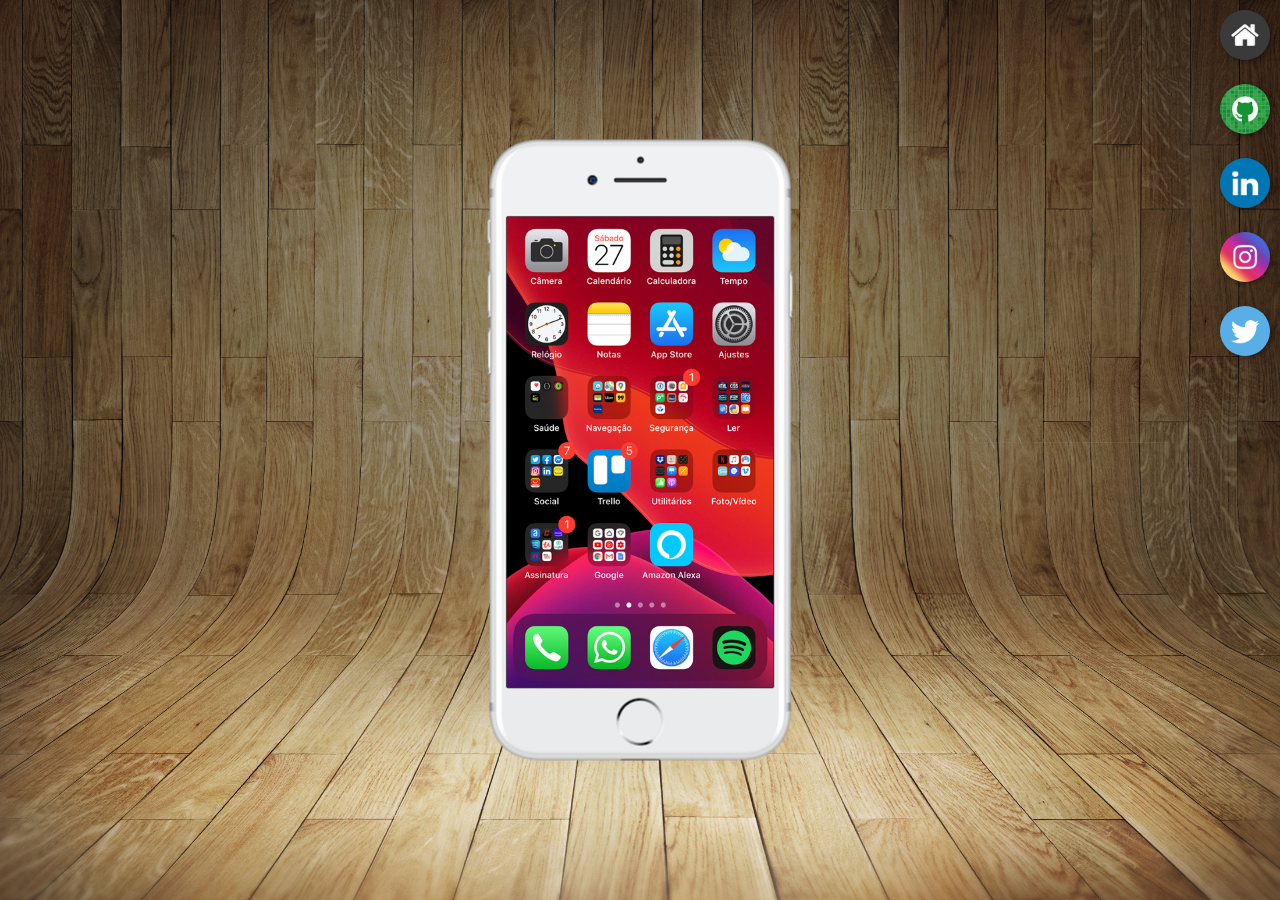
<file: index.html>
<!DOCTYPE html>
<html lang="pt-br">
<head>
    <meta charset="UTF-8">
    <meta http-equiv="X-UA-Compatible" content="IE=edge">
    <meta name="viewport" content="width=device-width, initial-scale=1.0">
    <link rel="shortcut icon" href="favicon.ico" type="image/x-icon">
    <link rel="stylesheet" href="estilos/style.css">
    <title>Projeto Redes Sociais</title>
</head>
<body>
    <main>
        <section id="telefone">
            <iframe src="/home.html" id="tela" name="tela" frameborder="0">
                Seu navegador não é compatível com isso.
            </iframe>
        </section>
        <section id="redes-sociais">
            <a href="/home.html" target="tela"><img src="/imagens/logo-home.jpg" alt=""></a><br>
            <a href="/github.html" target="tela"><img src="/imagens/logo-github.jpg" alt=""></a><br>
            <a href="/linkedin.html" target="tela"><img src="/imagens/logo-linkedin.jpg" alt=""></a><br>
            <a href="/instagram.html" target="tela"><img src="/imagens/logo-instagram.jpg" alt=""></a><br>
            <a href="/twitter.html" target="tela"><img src="/imagens/logo-twitter.jpg" alt=""></a><br>
            

        </section>
    </main>
</body>
</html>
</file>
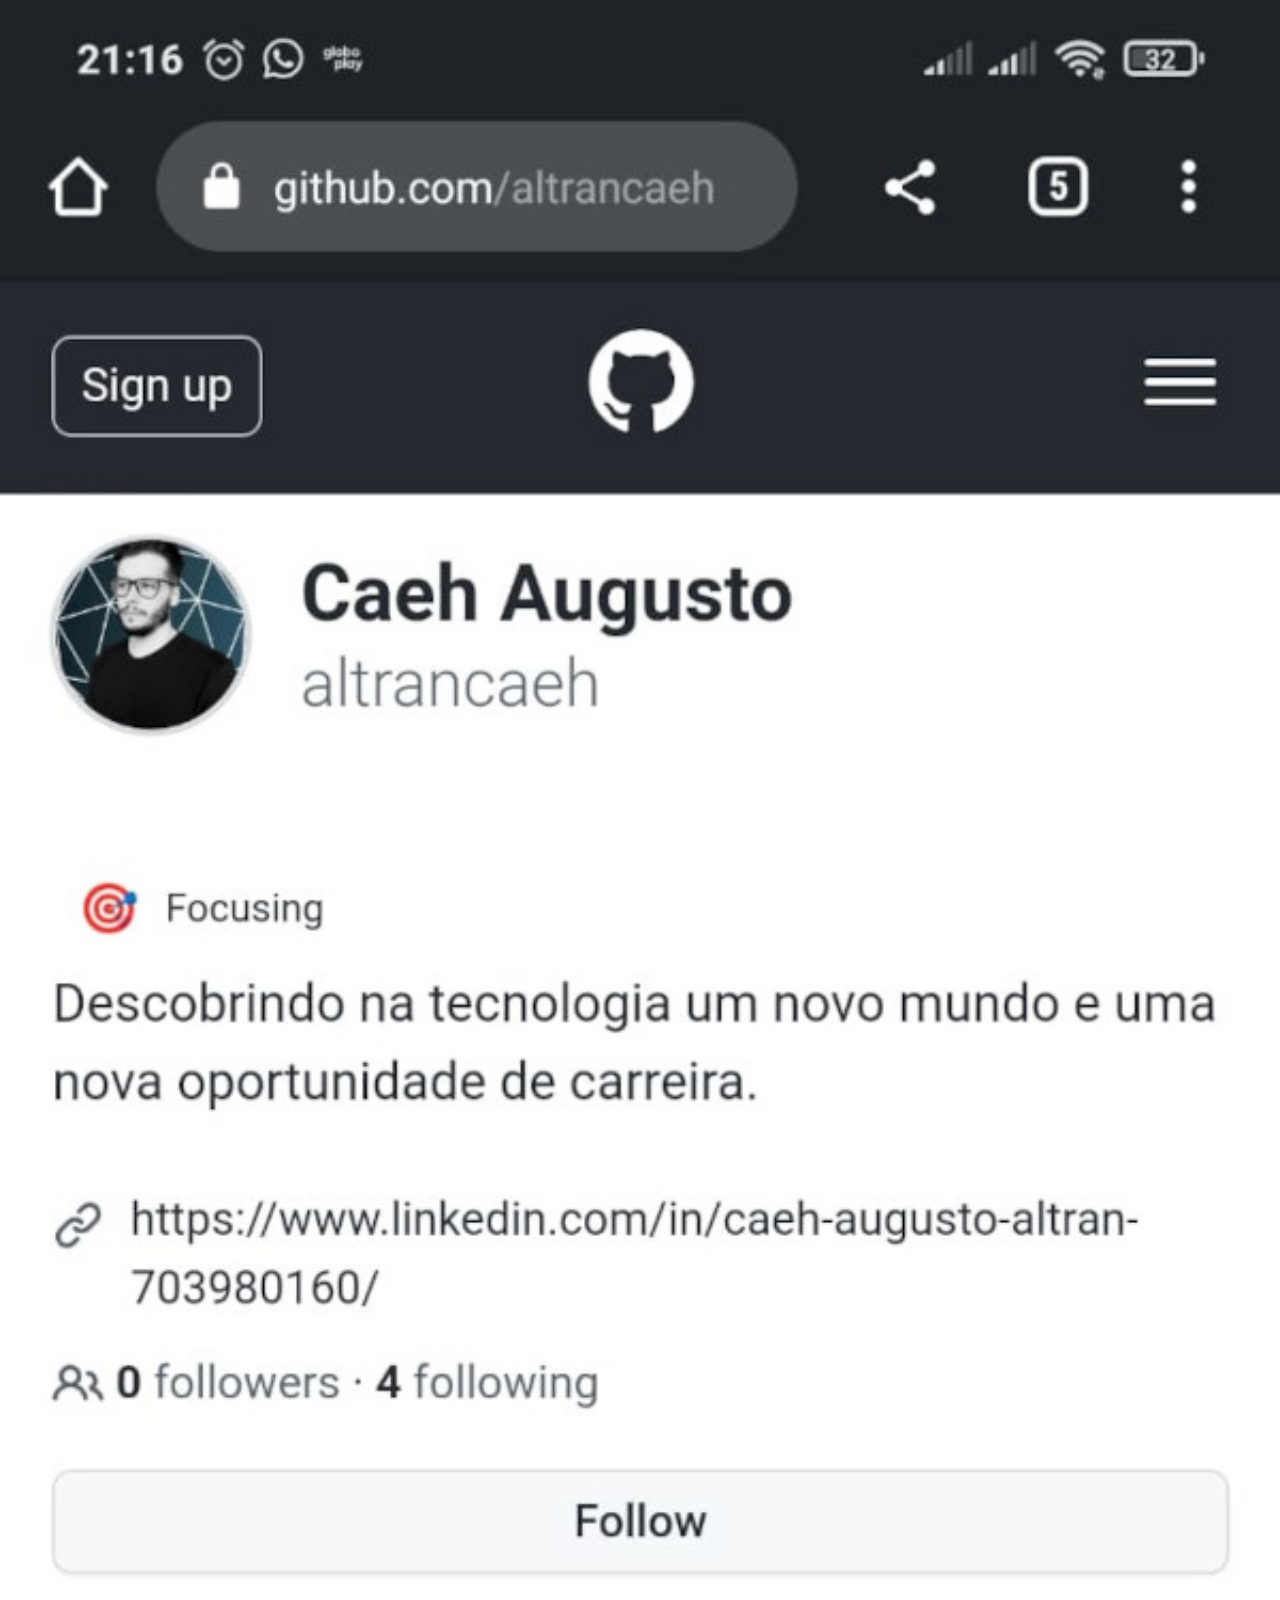
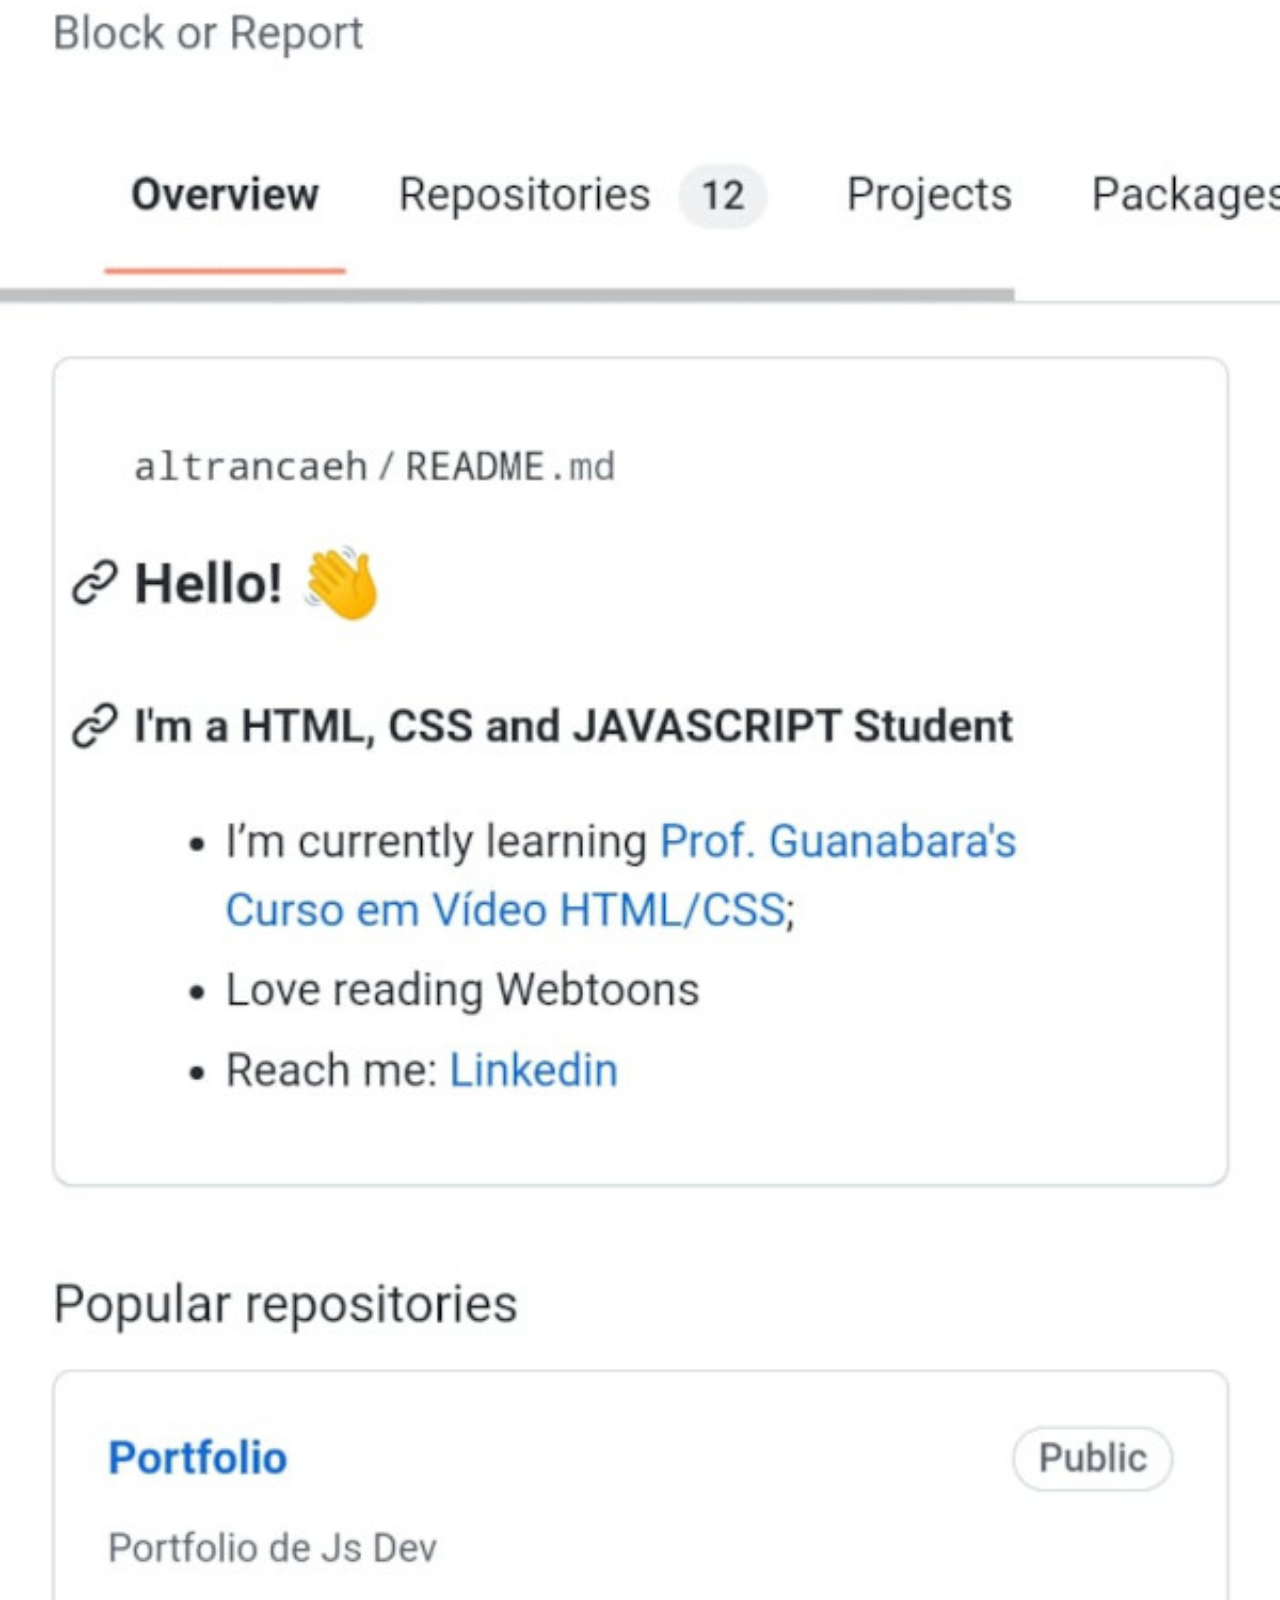
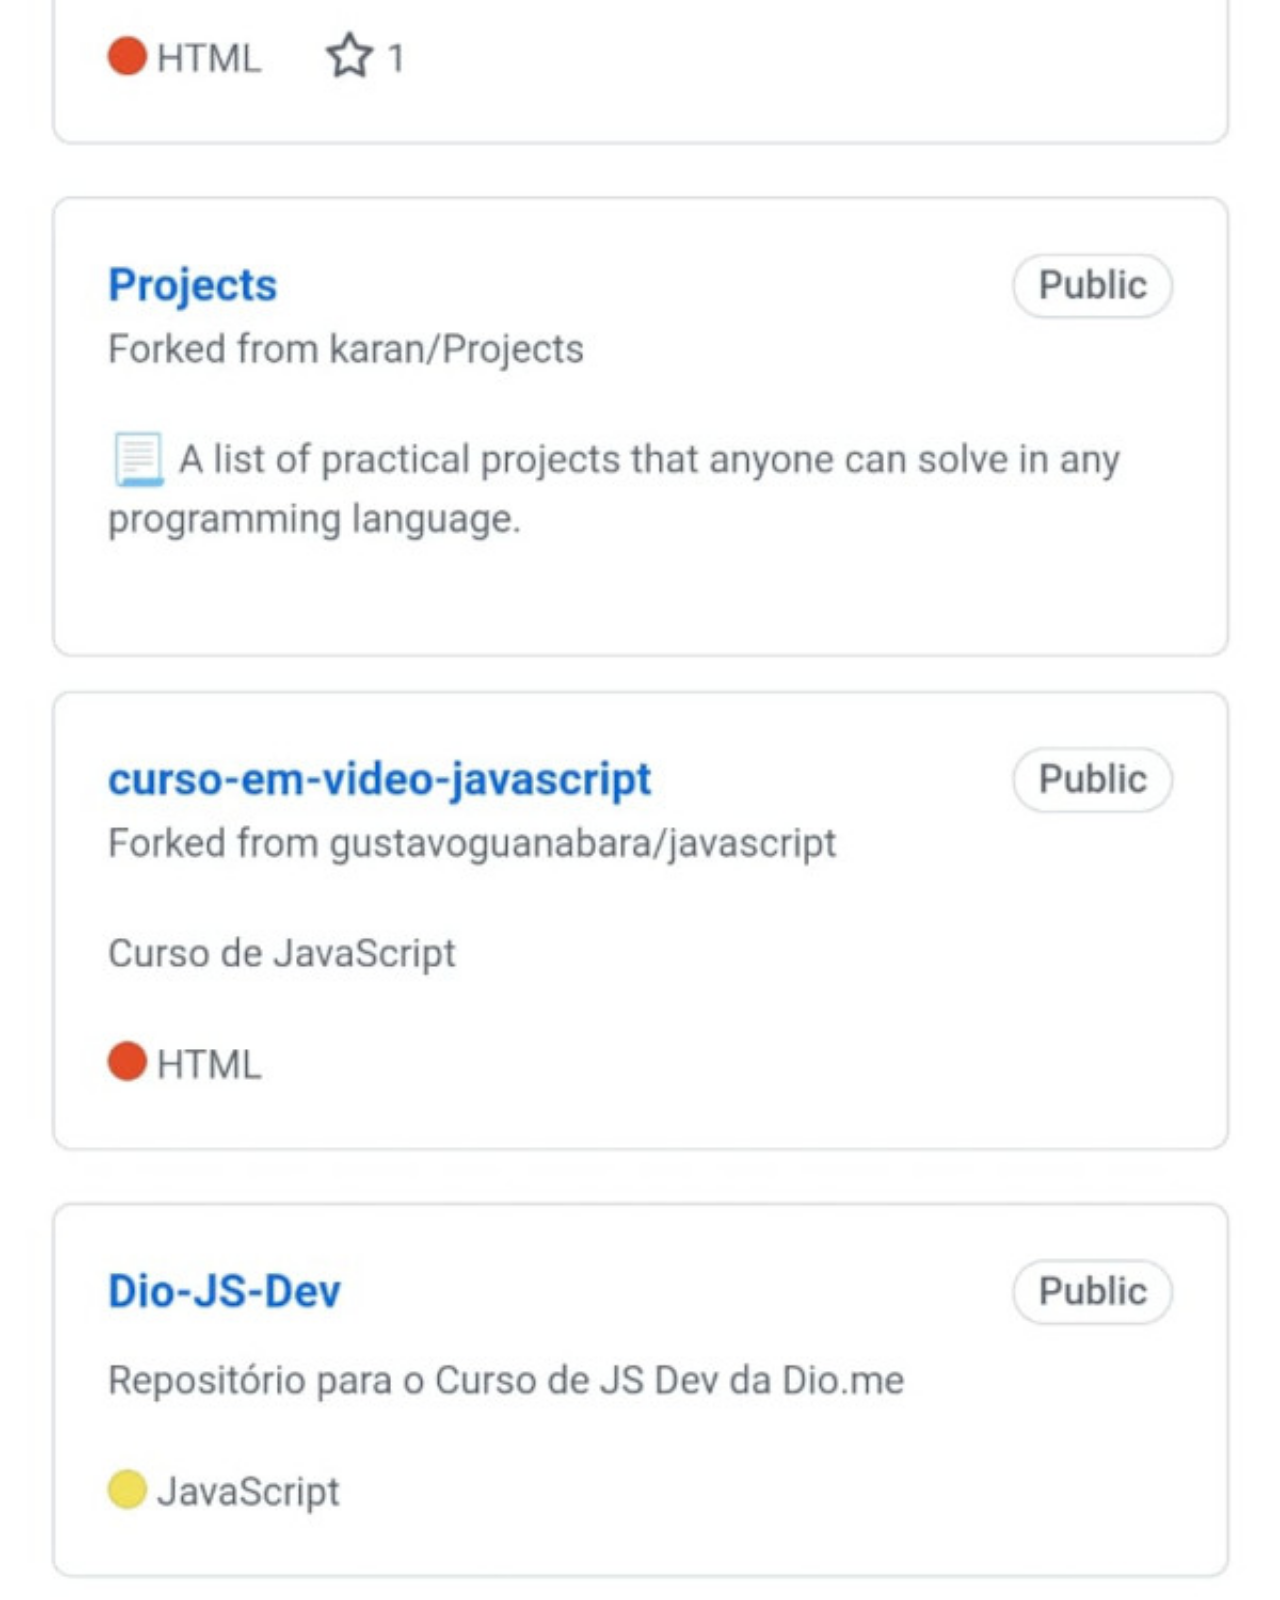
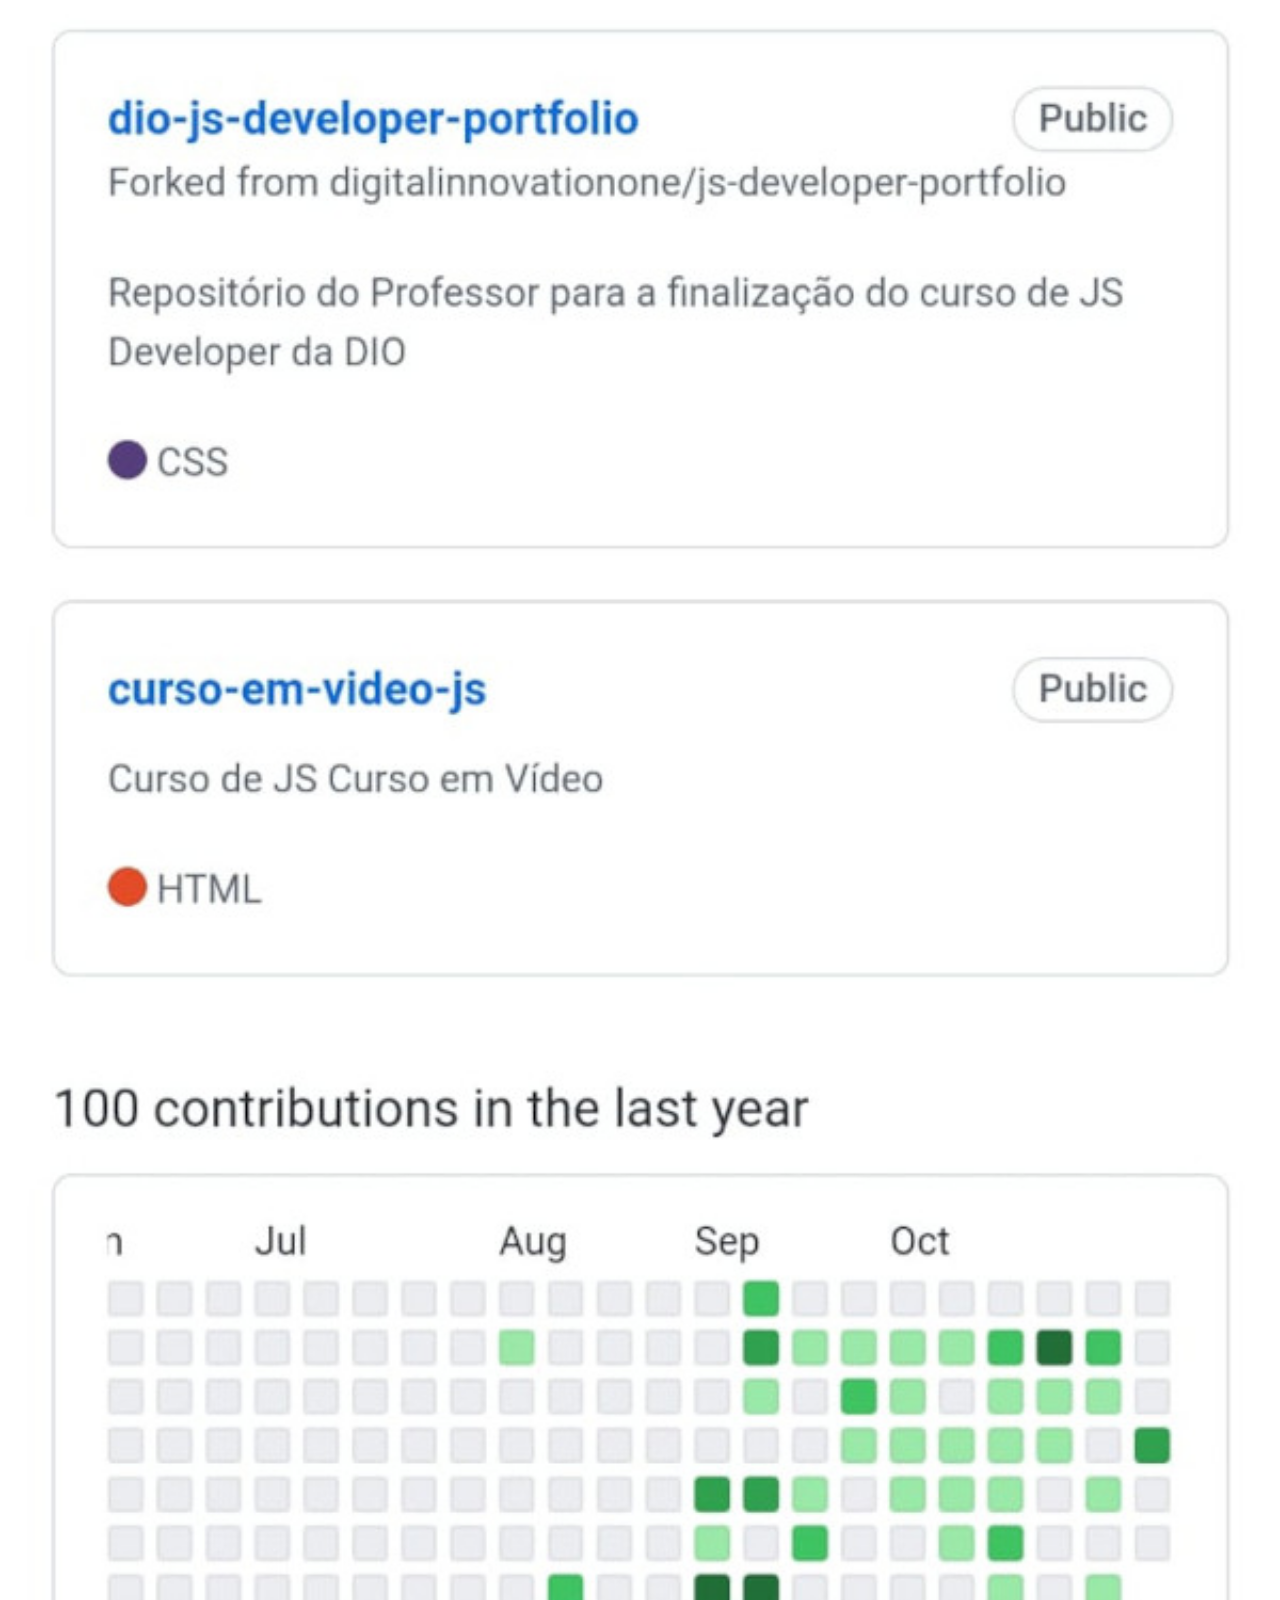
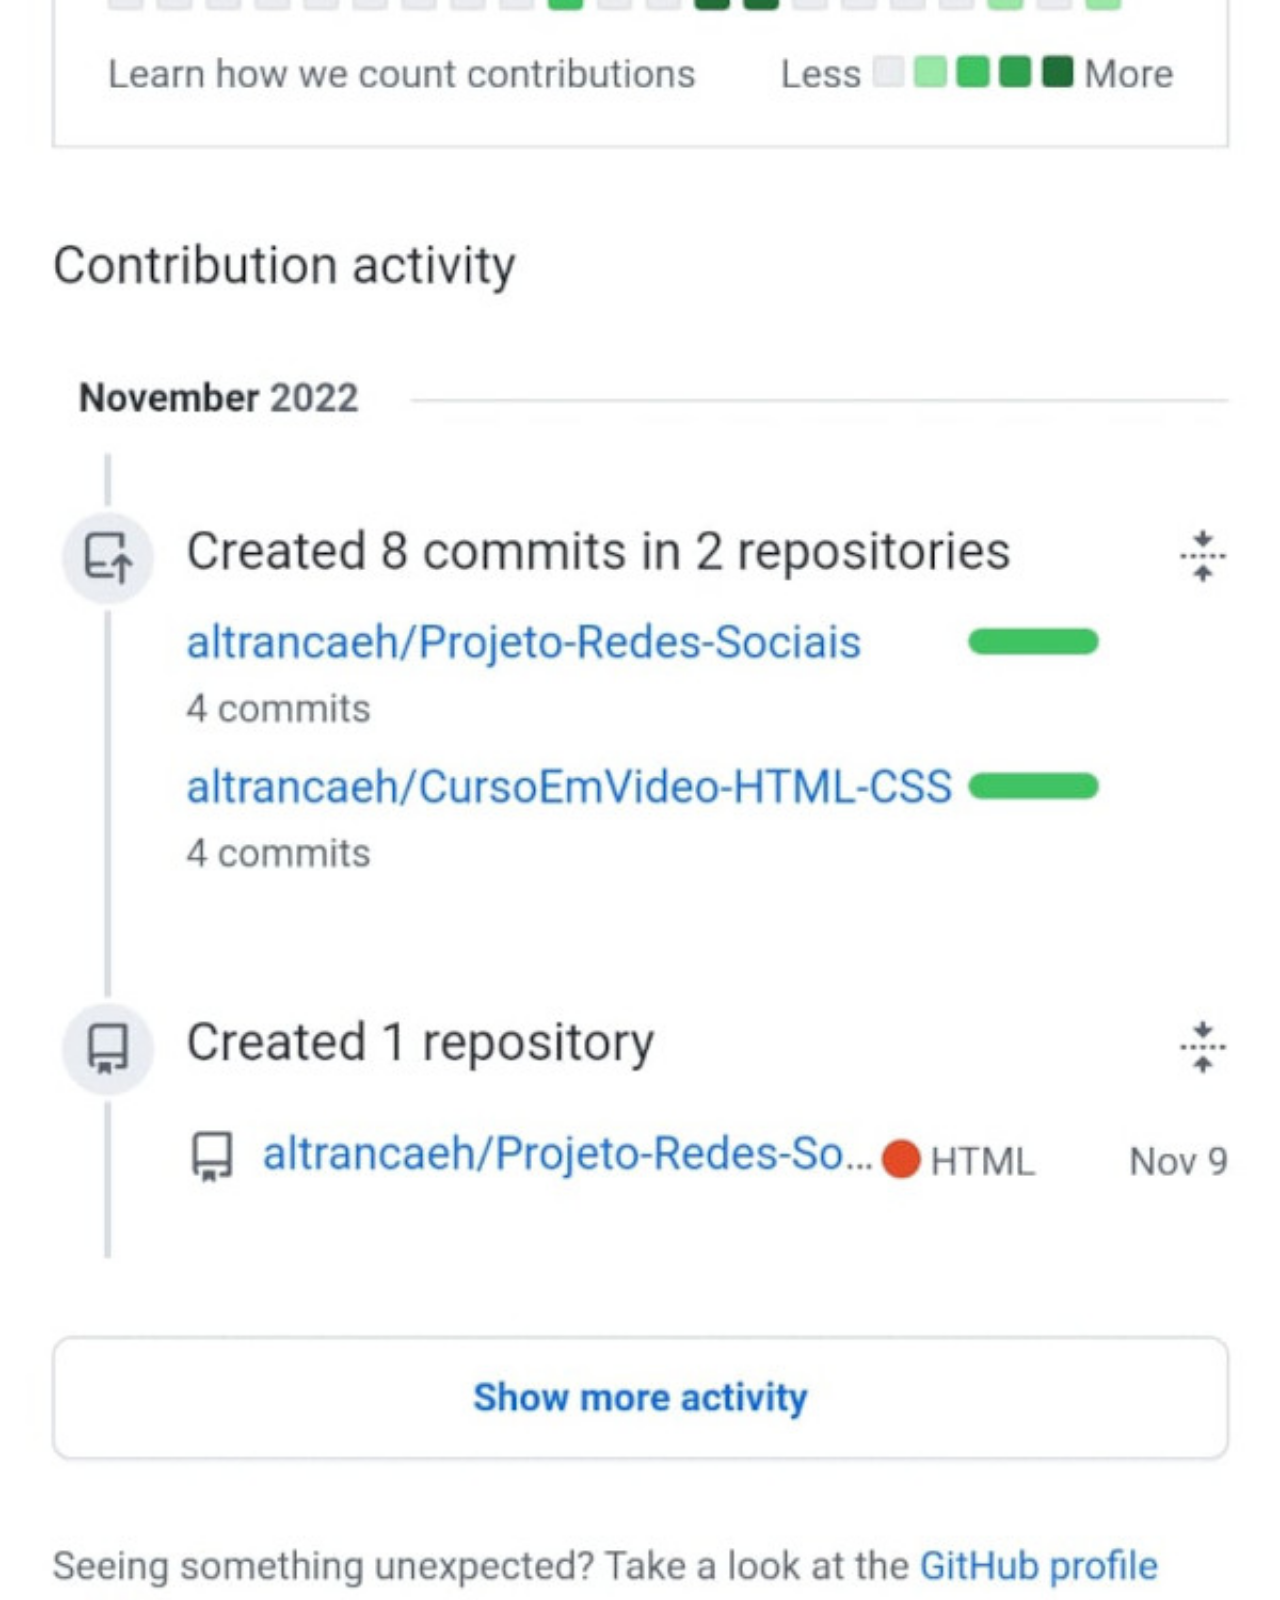
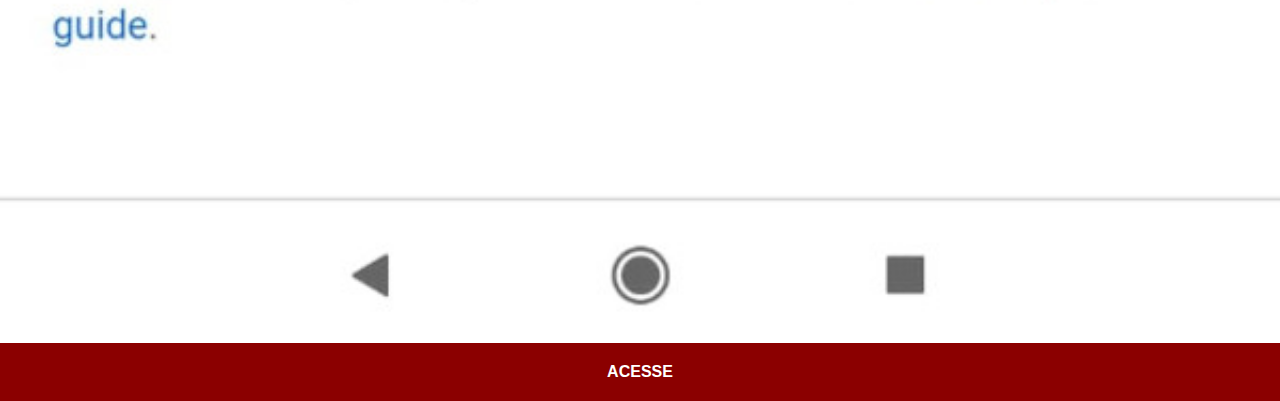
<file: github.html>
<!DOCTYPE html>
<html lang="pt-br">
<head>
    <meta charset="UTF-8">
    <meta http-equiv="X-UA-Compatible" content="IE=edge">
    <meta name="viewport" content="width=device-width, initial-scale=1.0">
    <link rel="stylesheet" href="/estilos/social.css">
    <title>GitHub</title>
</head>
<body>
    <img src="/imagens/tela-github.jpg" alt="GitHub">
    <a href="https://github.com/altrancaeh" target="_blank">ACESSE</a>
</body>
</html>
</file>
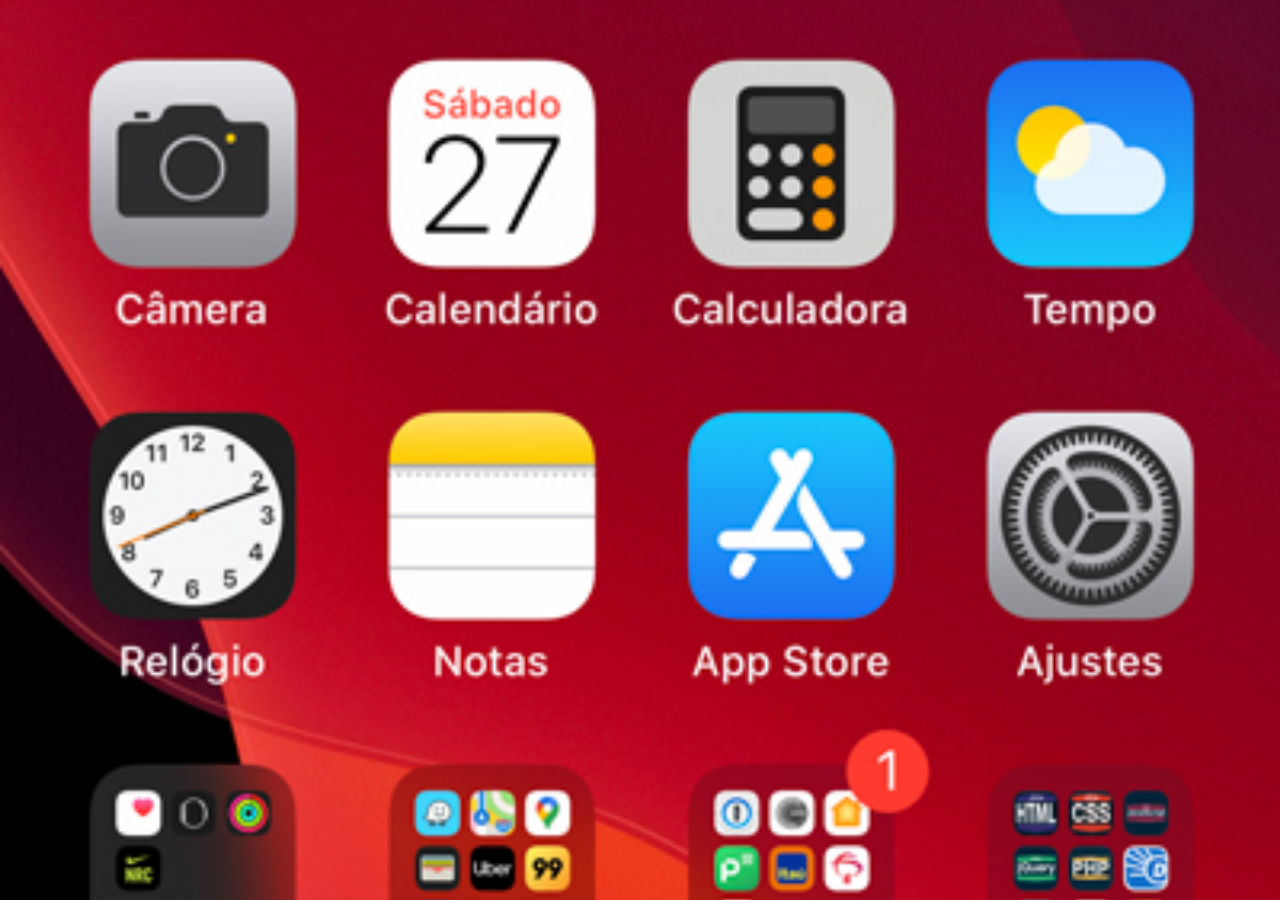
<file: home.html>
<!DOCTYPE html>
<html lang="pt-br">
<head>
    <meta charset="UTF-8">
    <meta http-equiv="X-UA-Compatible" content="IE=edge">
    <meta name="viewport" content="width=device-width, initial-scale=1.0">
    <title>Home</title>
</head>
<style>
    * {
        margin: 0px;
        padding: 0px;
    }

    body {
        width: 100vw;
        height: 100vh;
        background: black url(/imagens/tela-home.jpg) no-repeat top center;
        background-size: cover;
    }

</style>
<body>
    
</body>
</html>
</file>
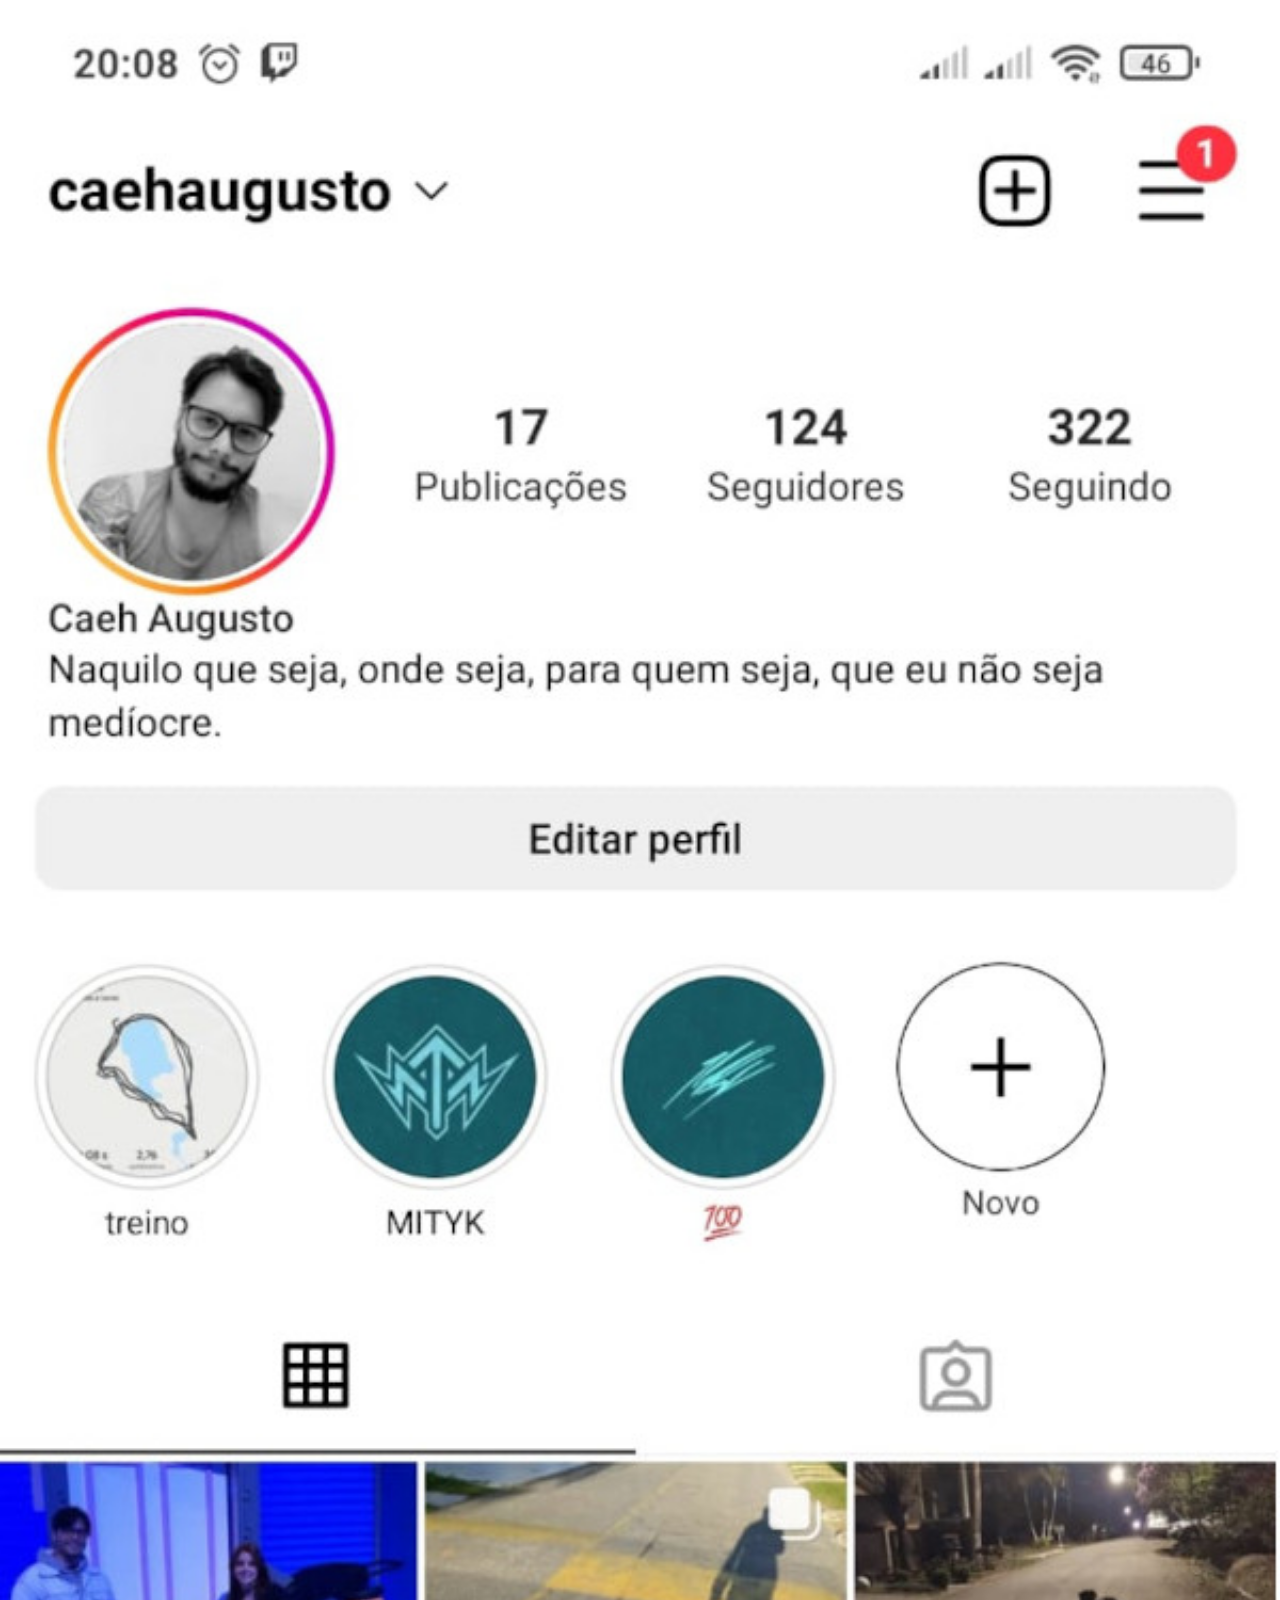
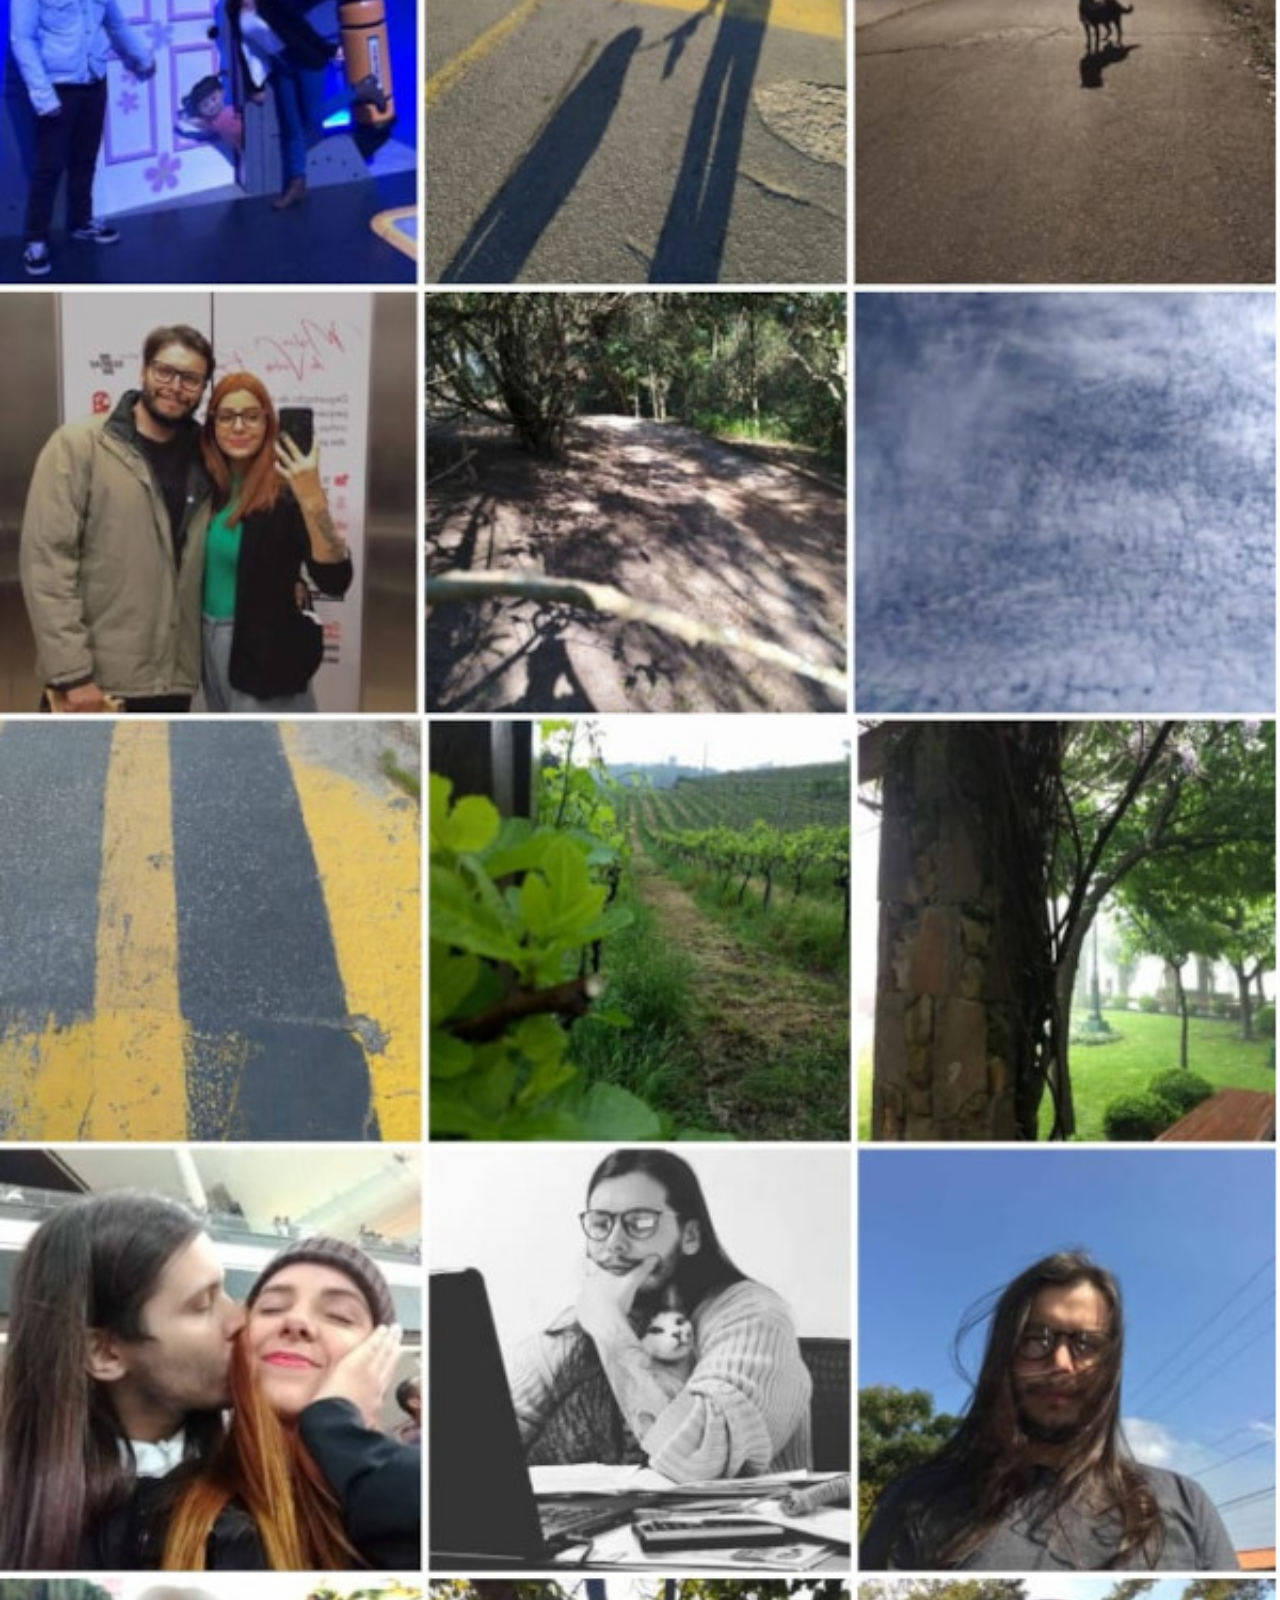
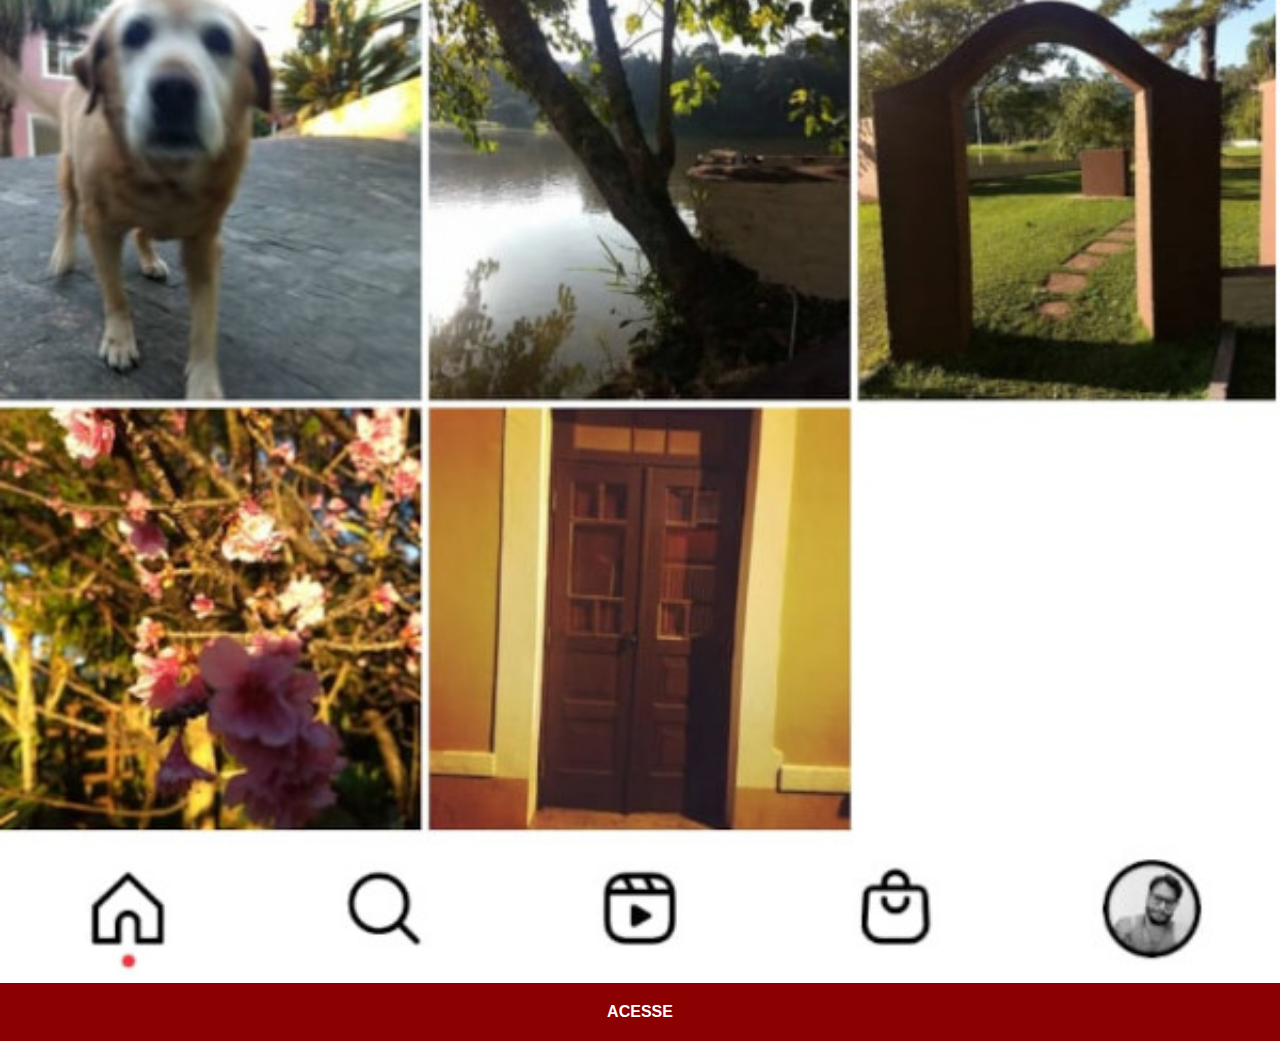
<file: instagram.html>
<!DOCTYPE html>
<html lang="PT-BR">
<head>
    <meta charset="UTF-8">
    <meta http-equiv="X-UA-Compatible" content="IE=edge">
    <meta name="viewport" content="width=device-width, initial-scale=1.0">
    <link rel="stylesheet" href="/estilos/social.css">
    <title>Instagram</title>
</head>
<body>
    <img src="/imagens/tela-instagram.jpg" alt="Instagram">
    <a href="https://instagram.com/caehaugusto" target="_blank">ACESSE</a>
</body>
</html>
</file>
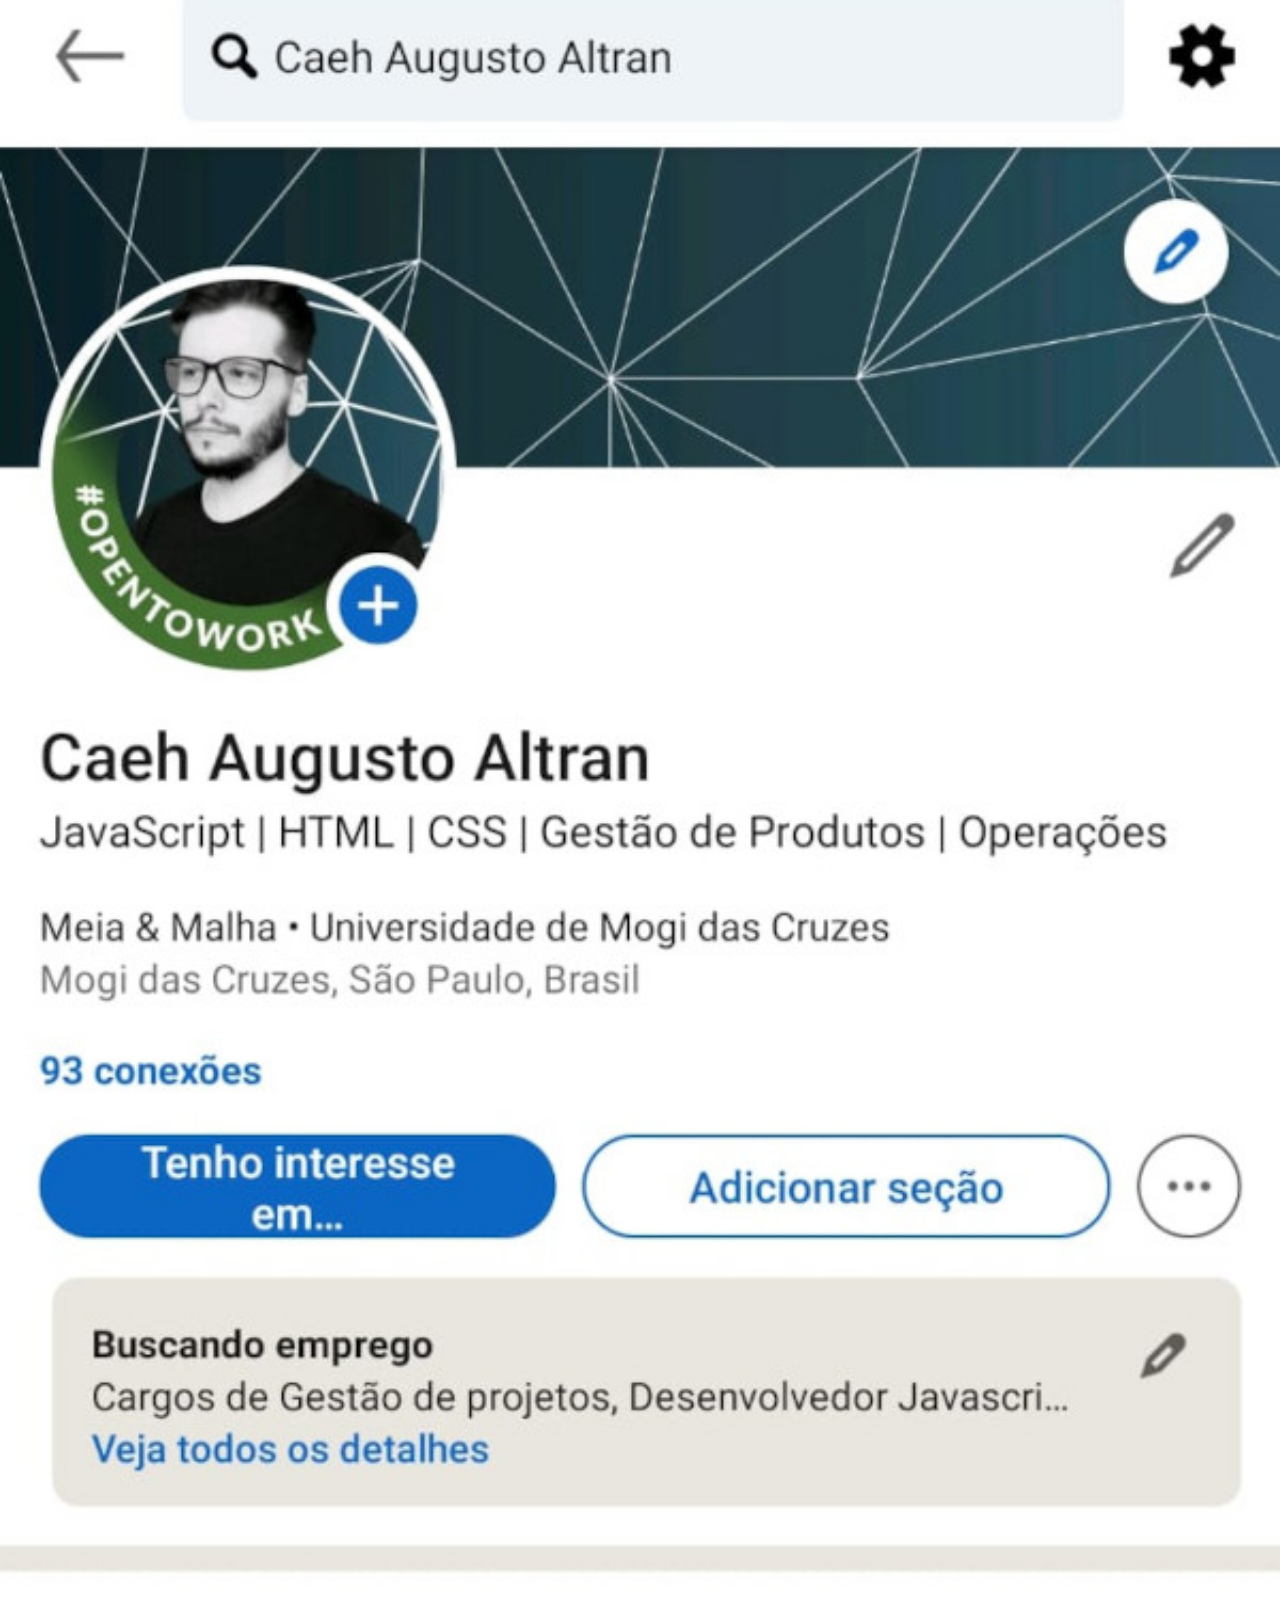
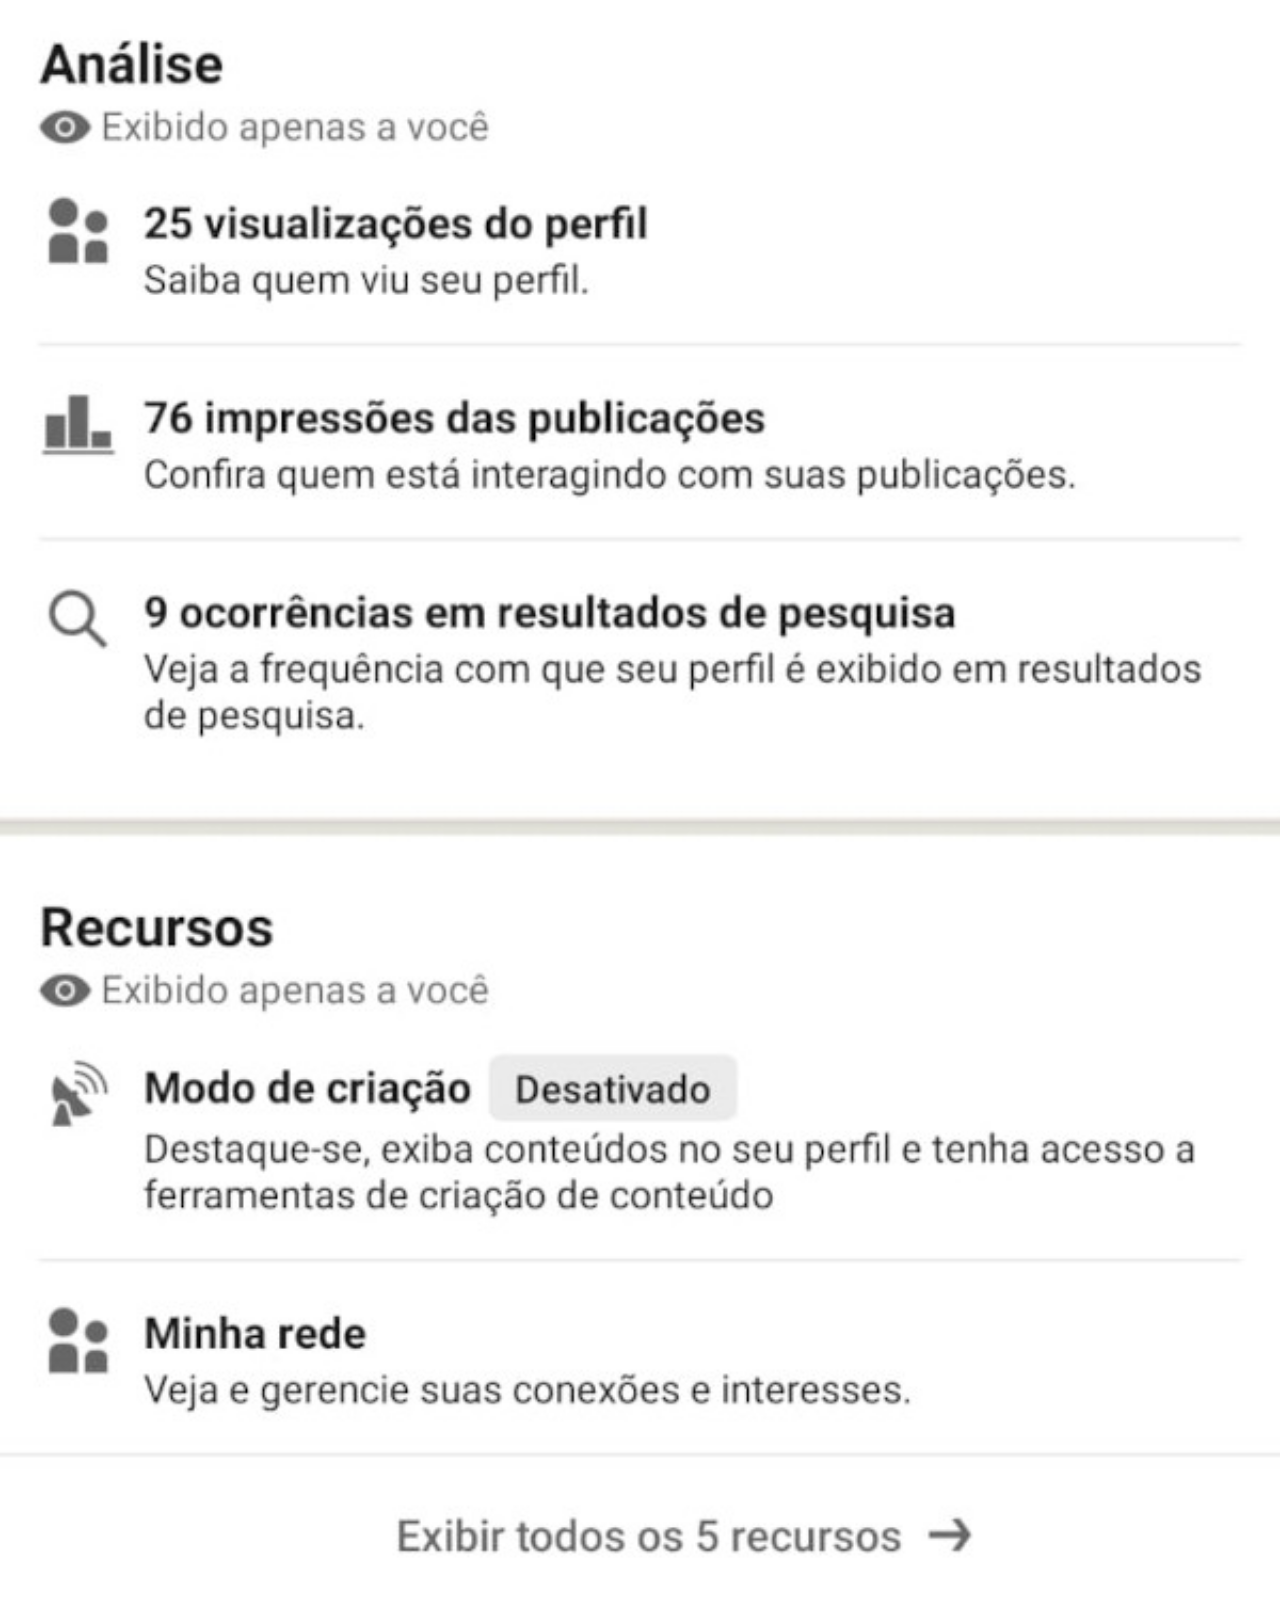
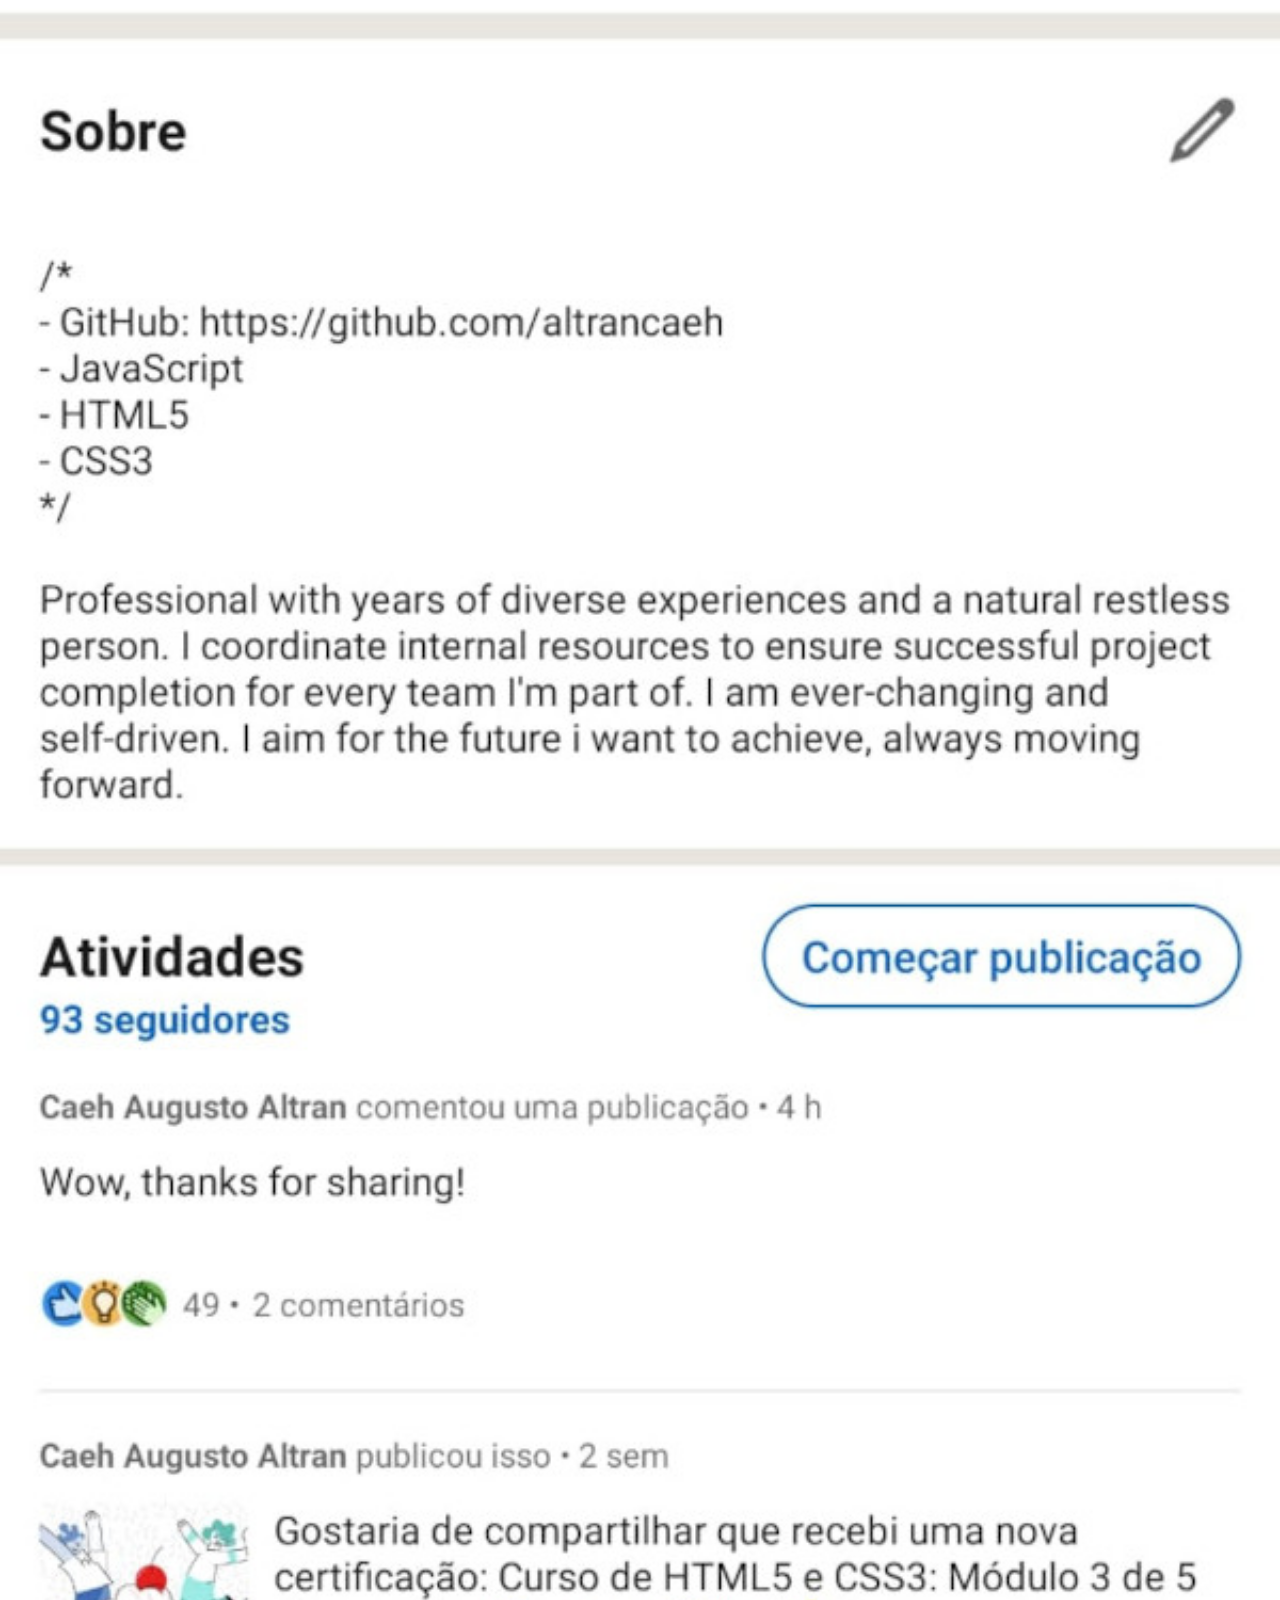
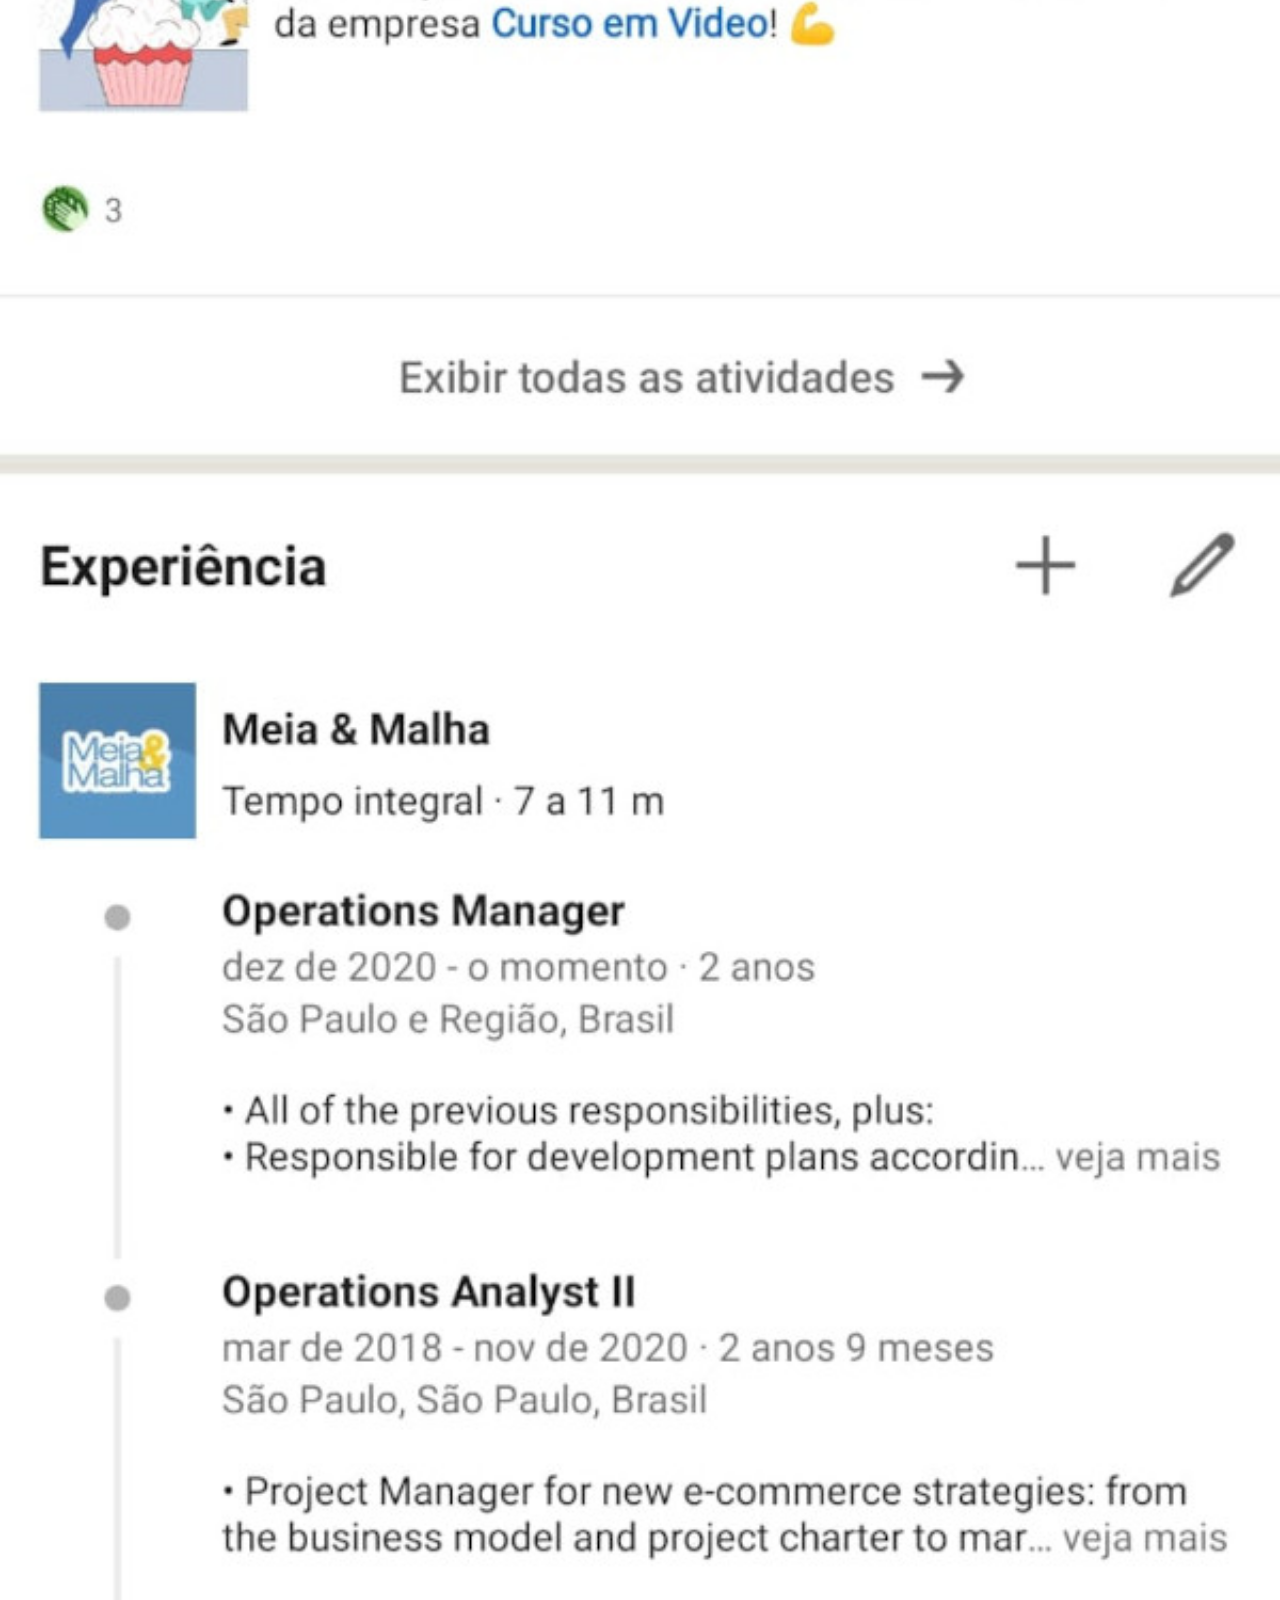
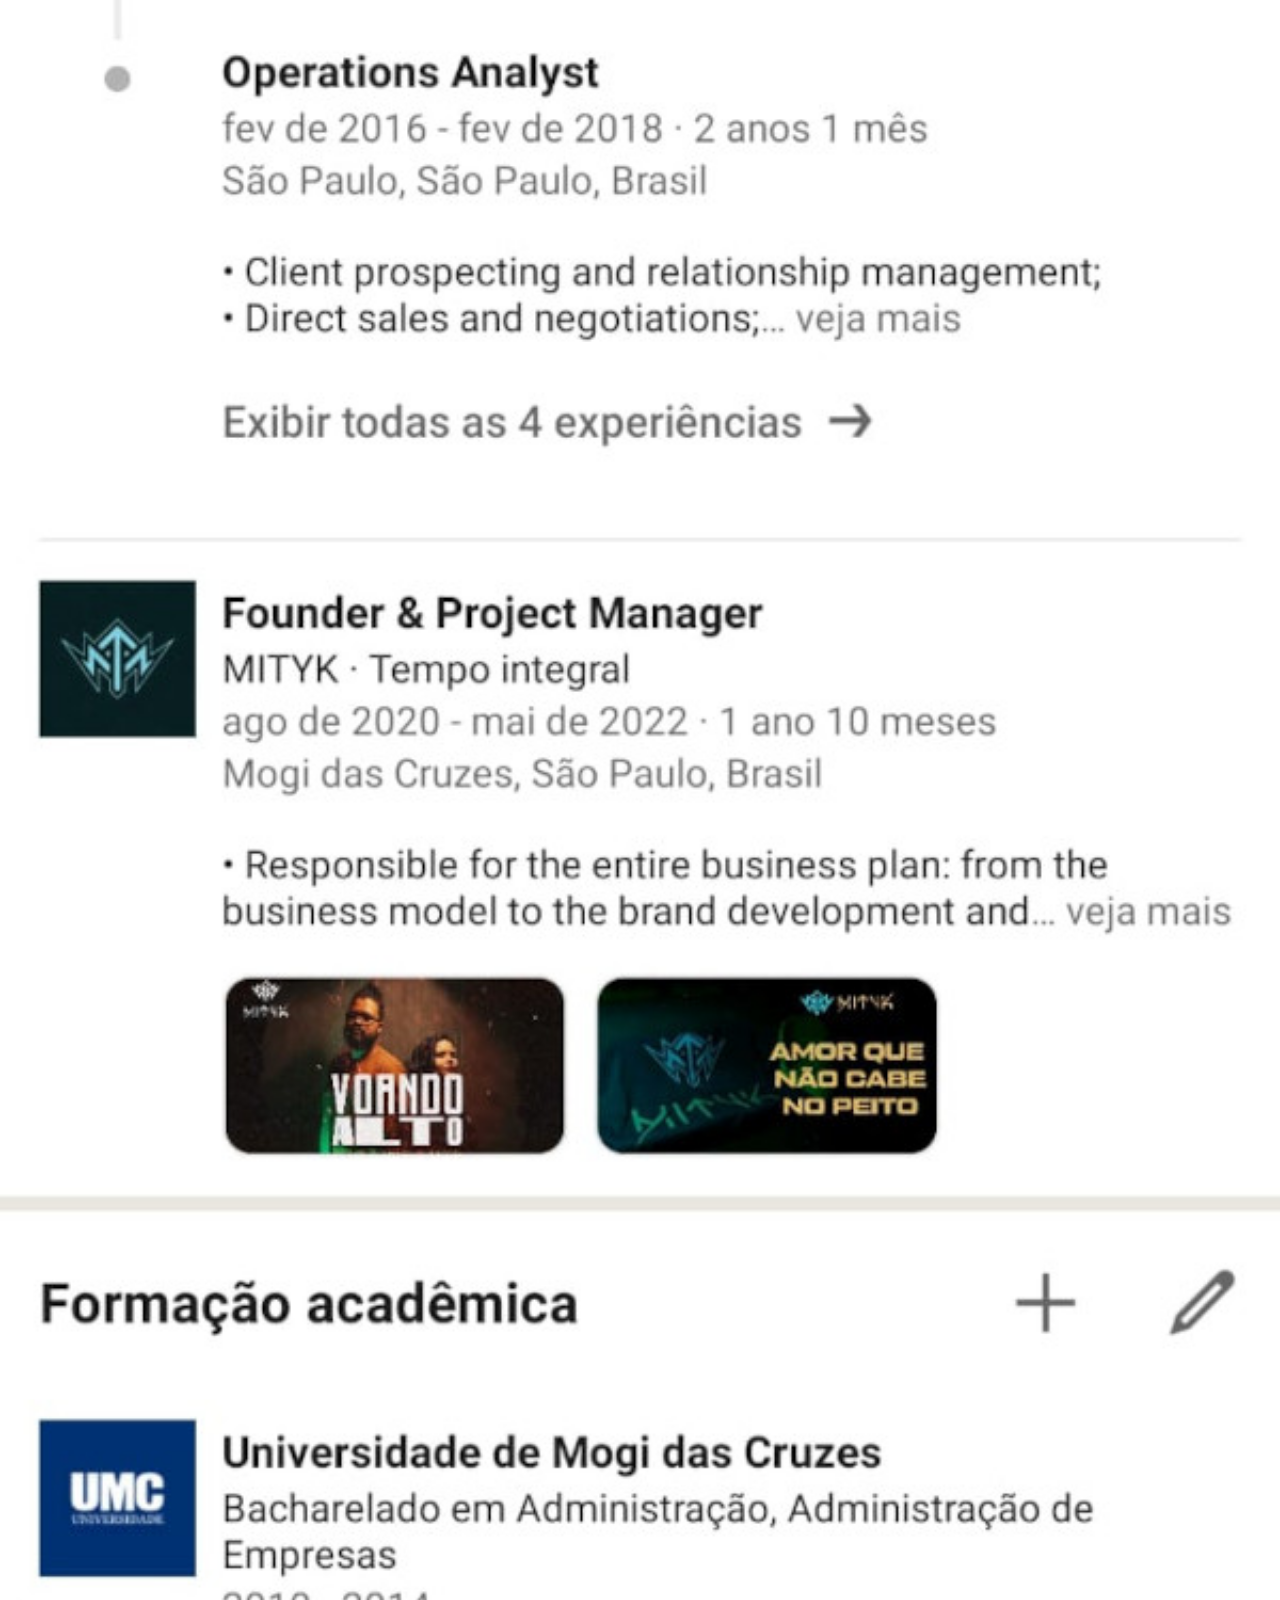
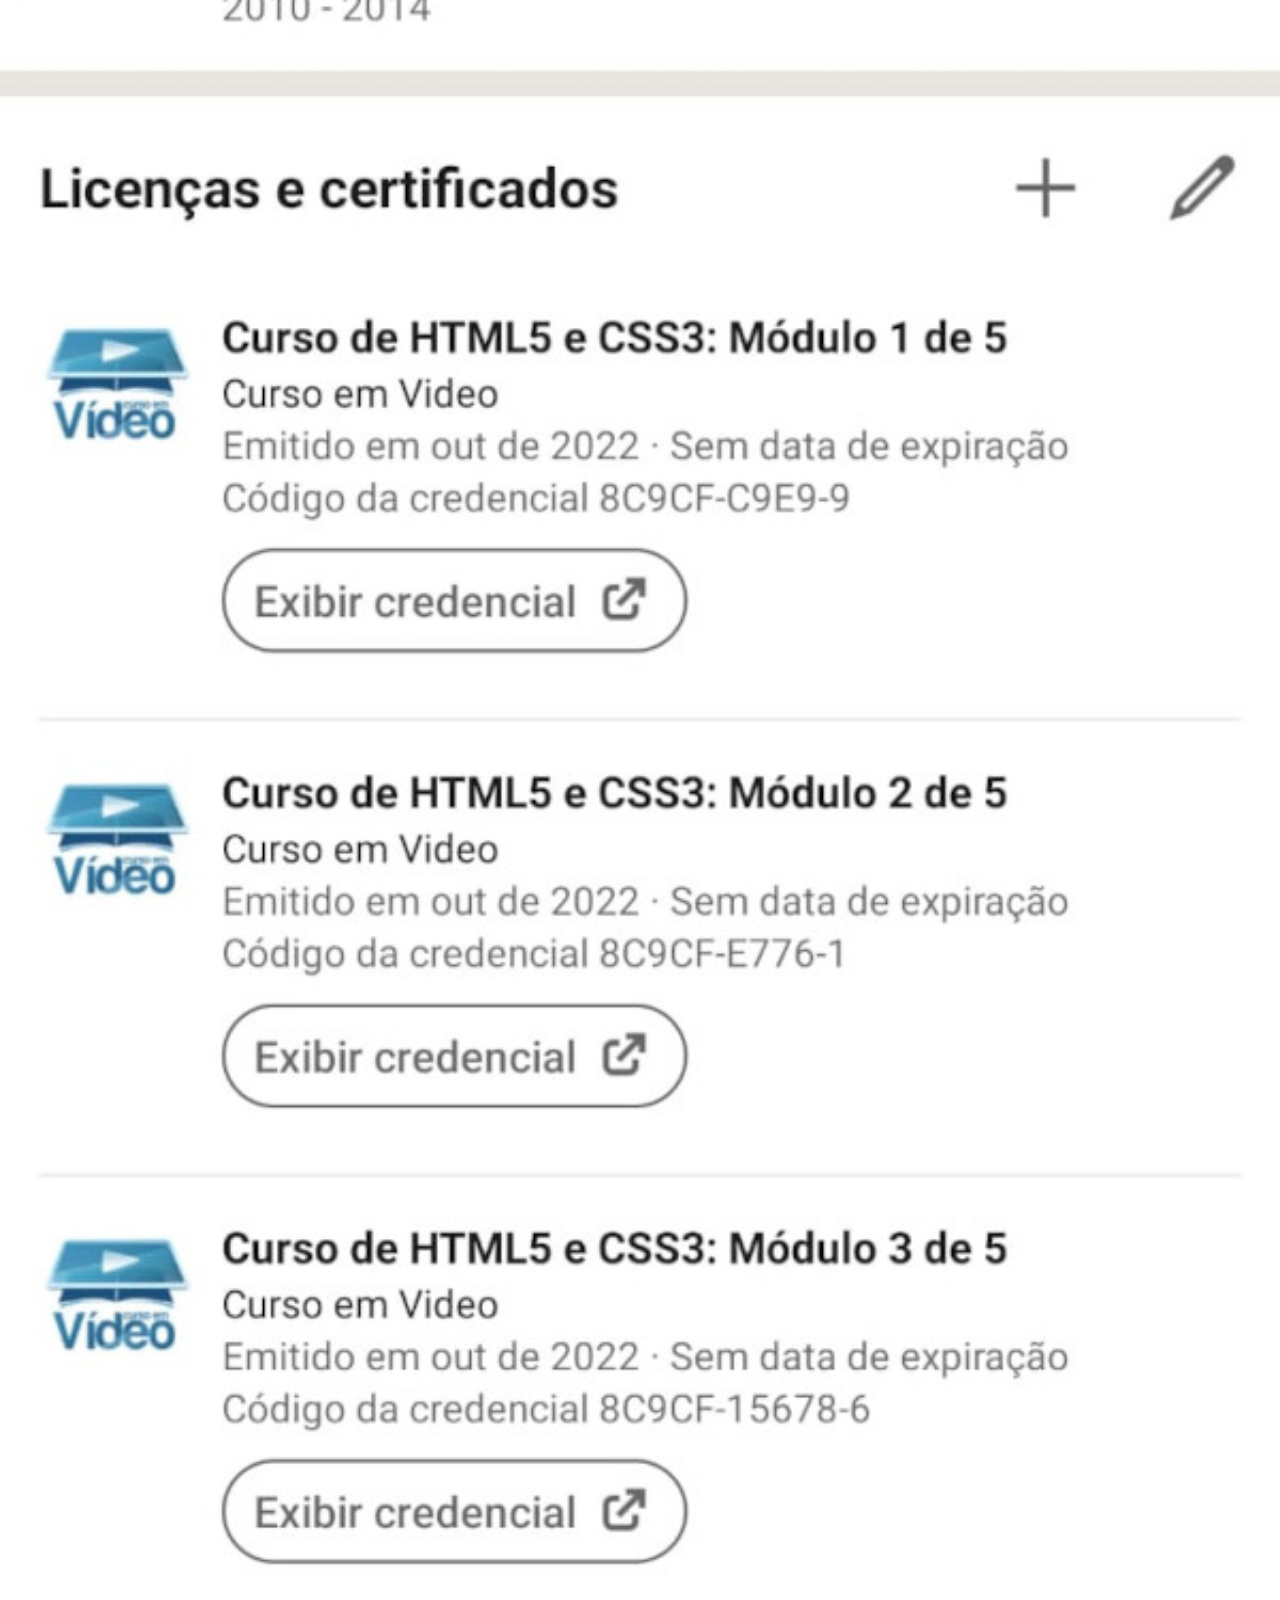
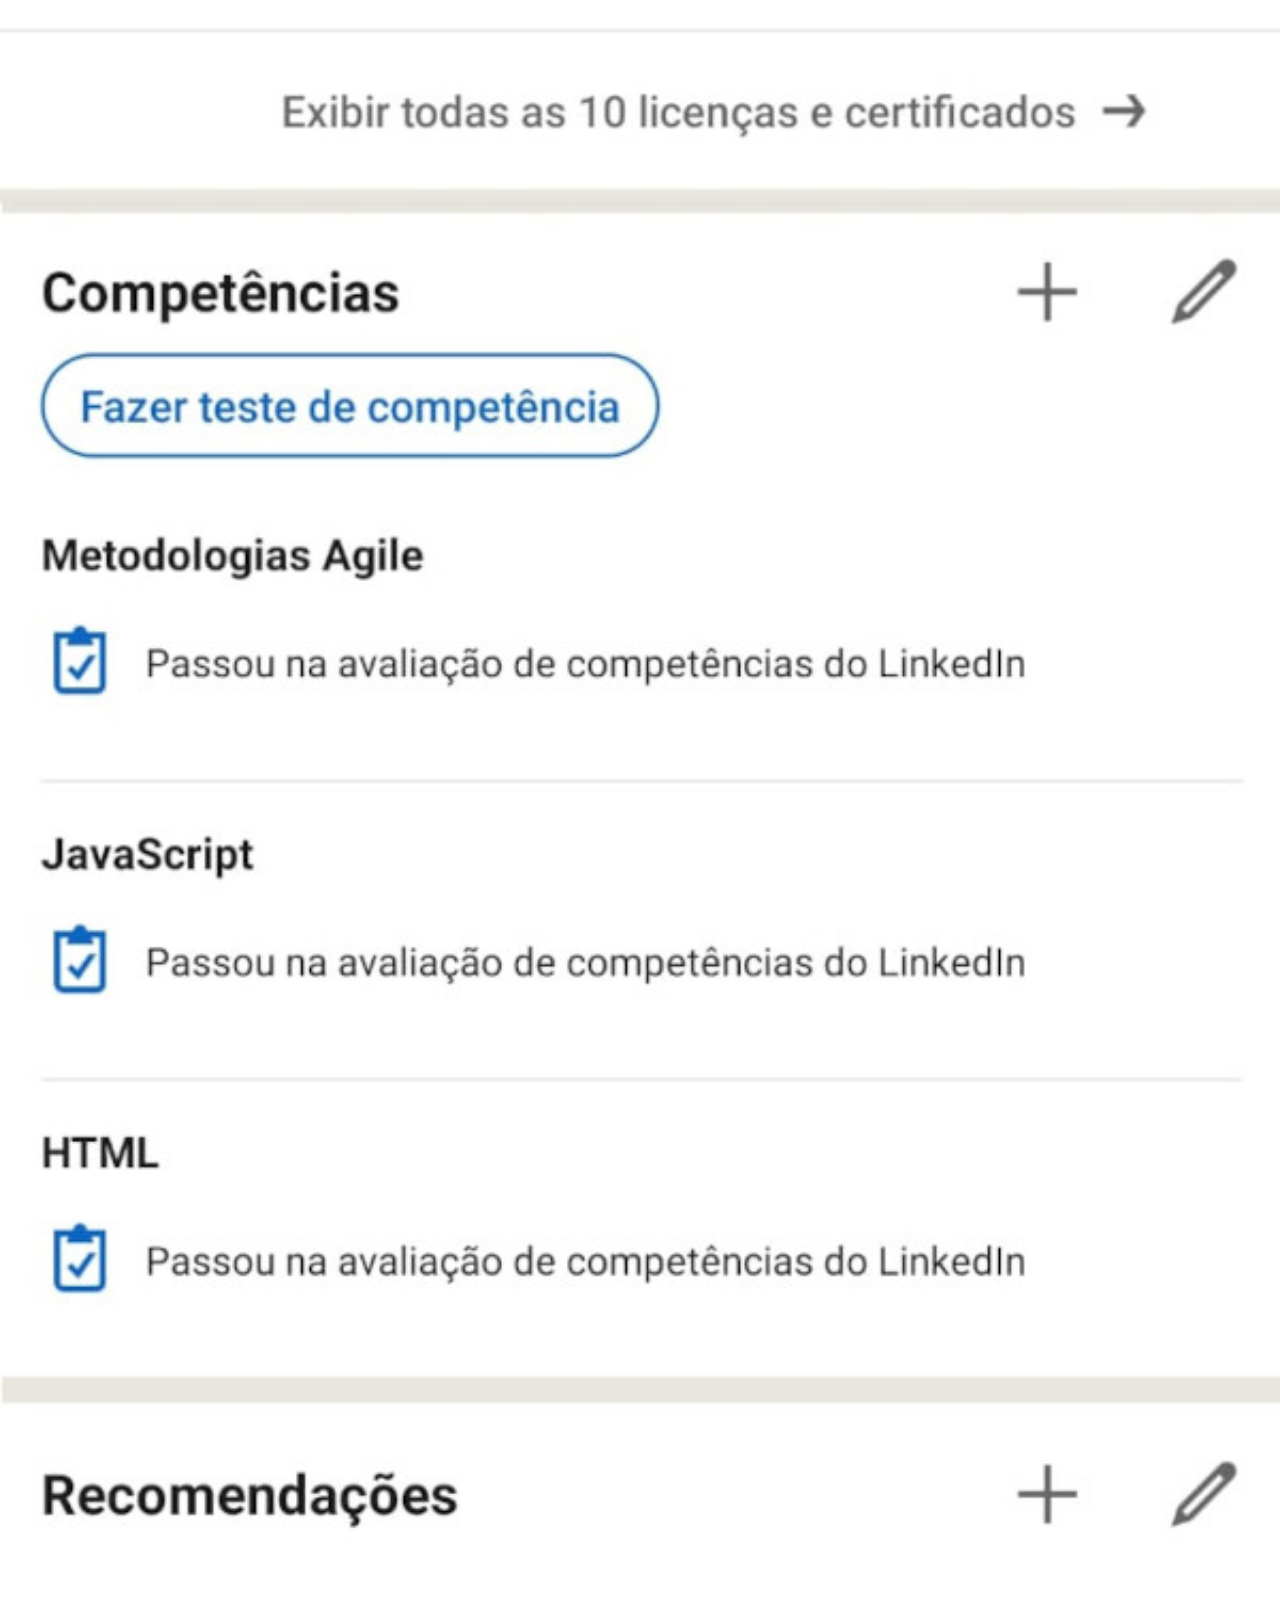
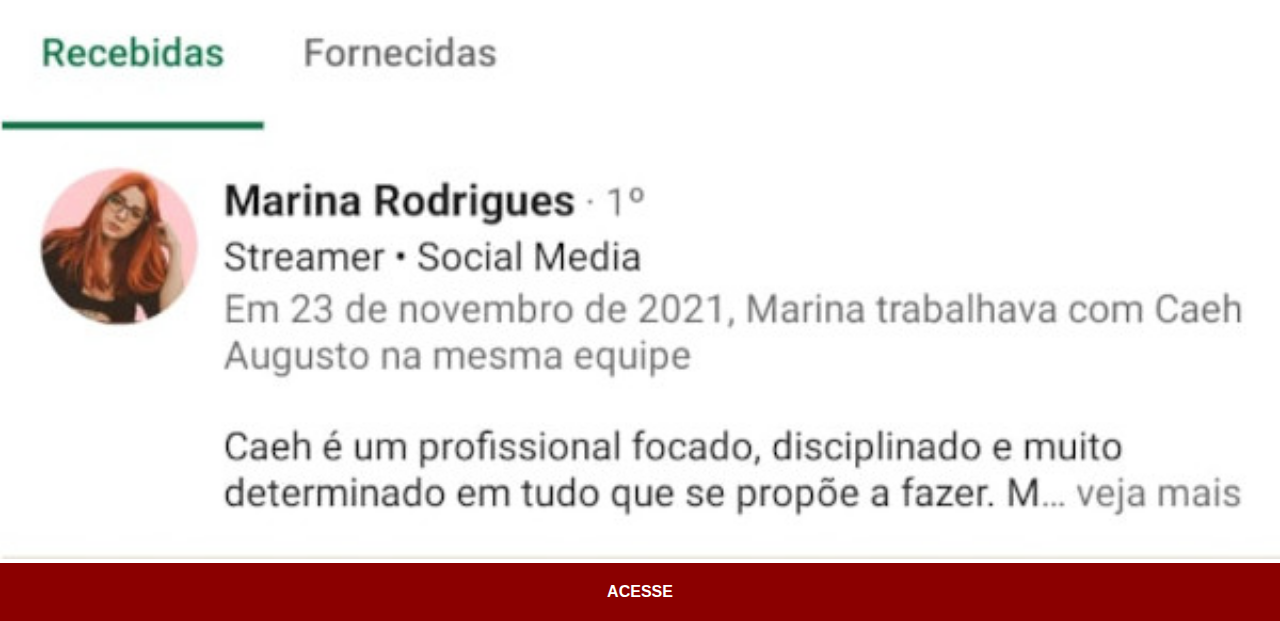
<file: linkedin.html>
<!DOCTYPE html>
<html lang="pt-br">
<head>
    <meta charset="UTF-8">
    <meta http-equiv="X-UA-Compatible" content="IE=edge">
    <meta name="viewport" content="width=device-width, initial-scale=1.0">
    <link rel="stylesheet" href="/estilos/social.css">
    <title>Linkedin</title>
</head>
<body>
    <img src="/imagens/tela-linkedin.jpg" alt="Facebook">
    <a href="https://www.linkedin.com/in/caeh-augusto-altran-703980160/" target="_blank">ACESSE</a>
</body>
</html>
</file>
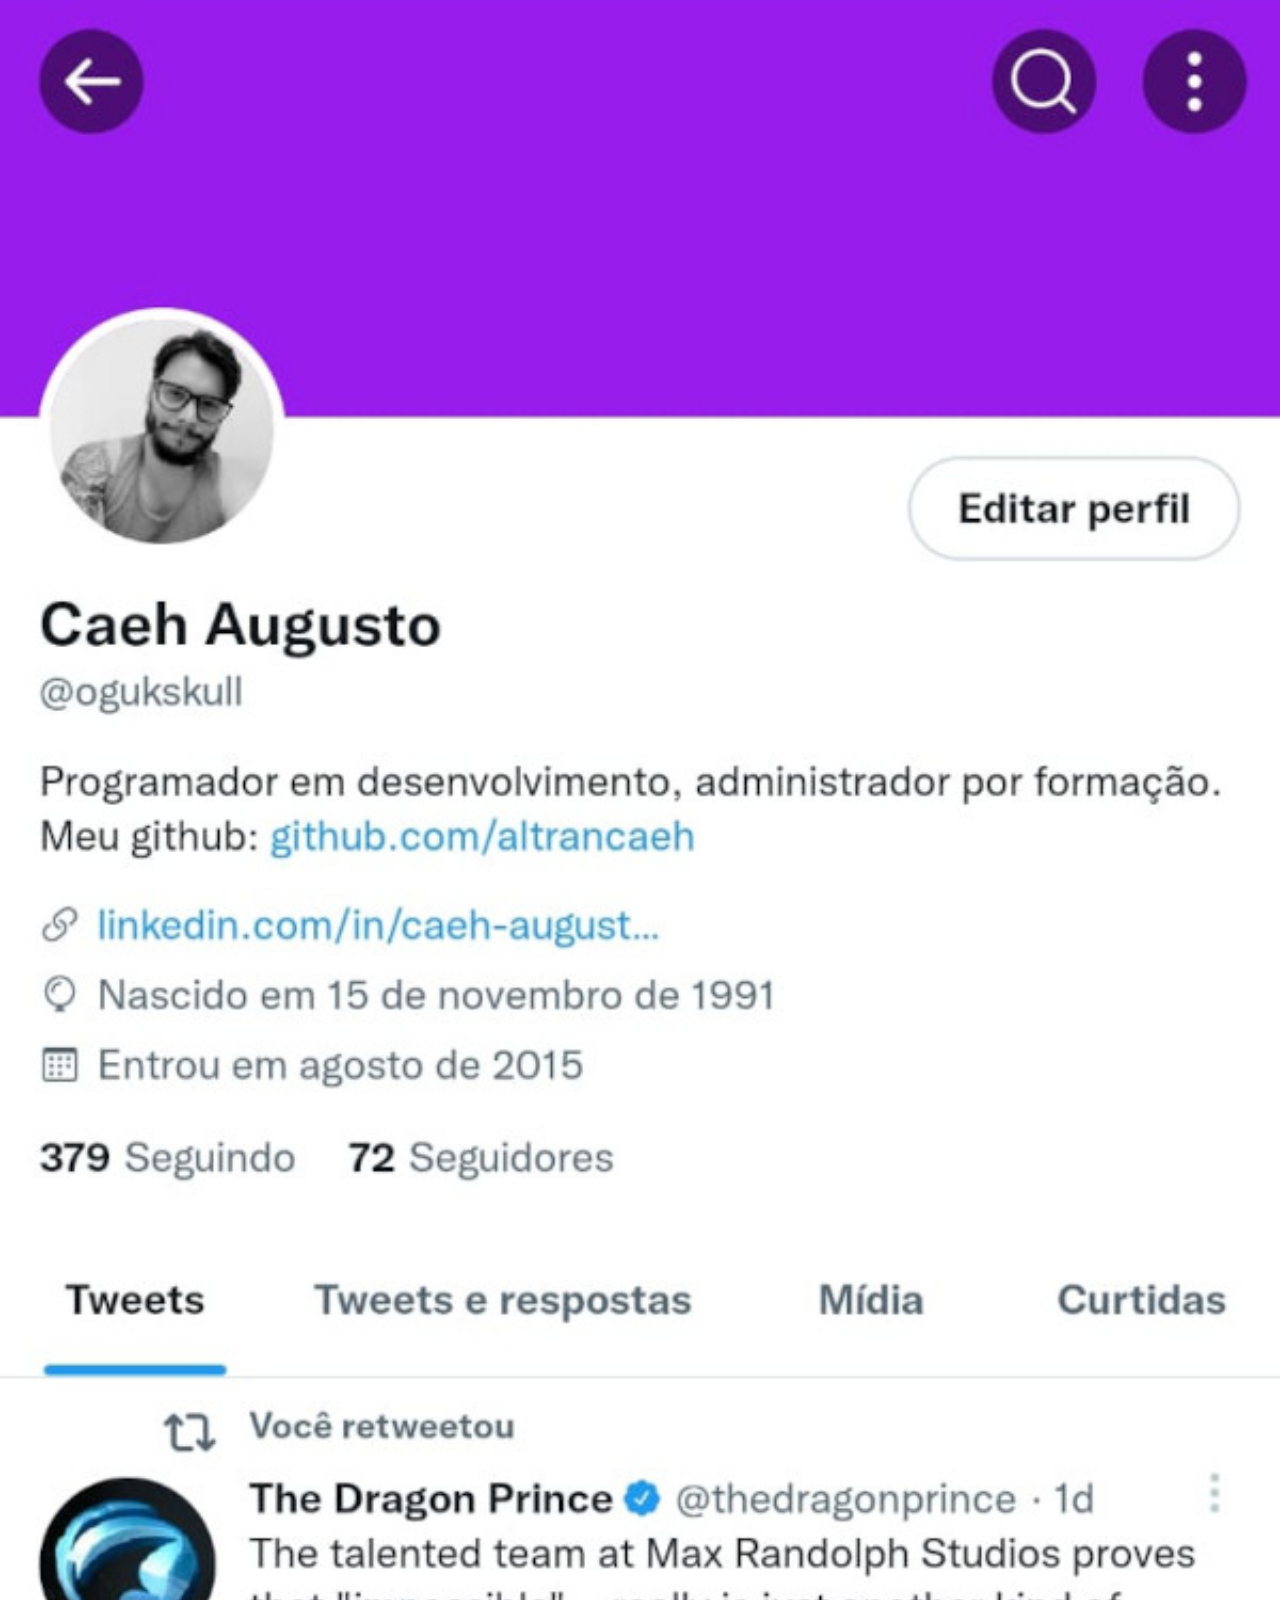
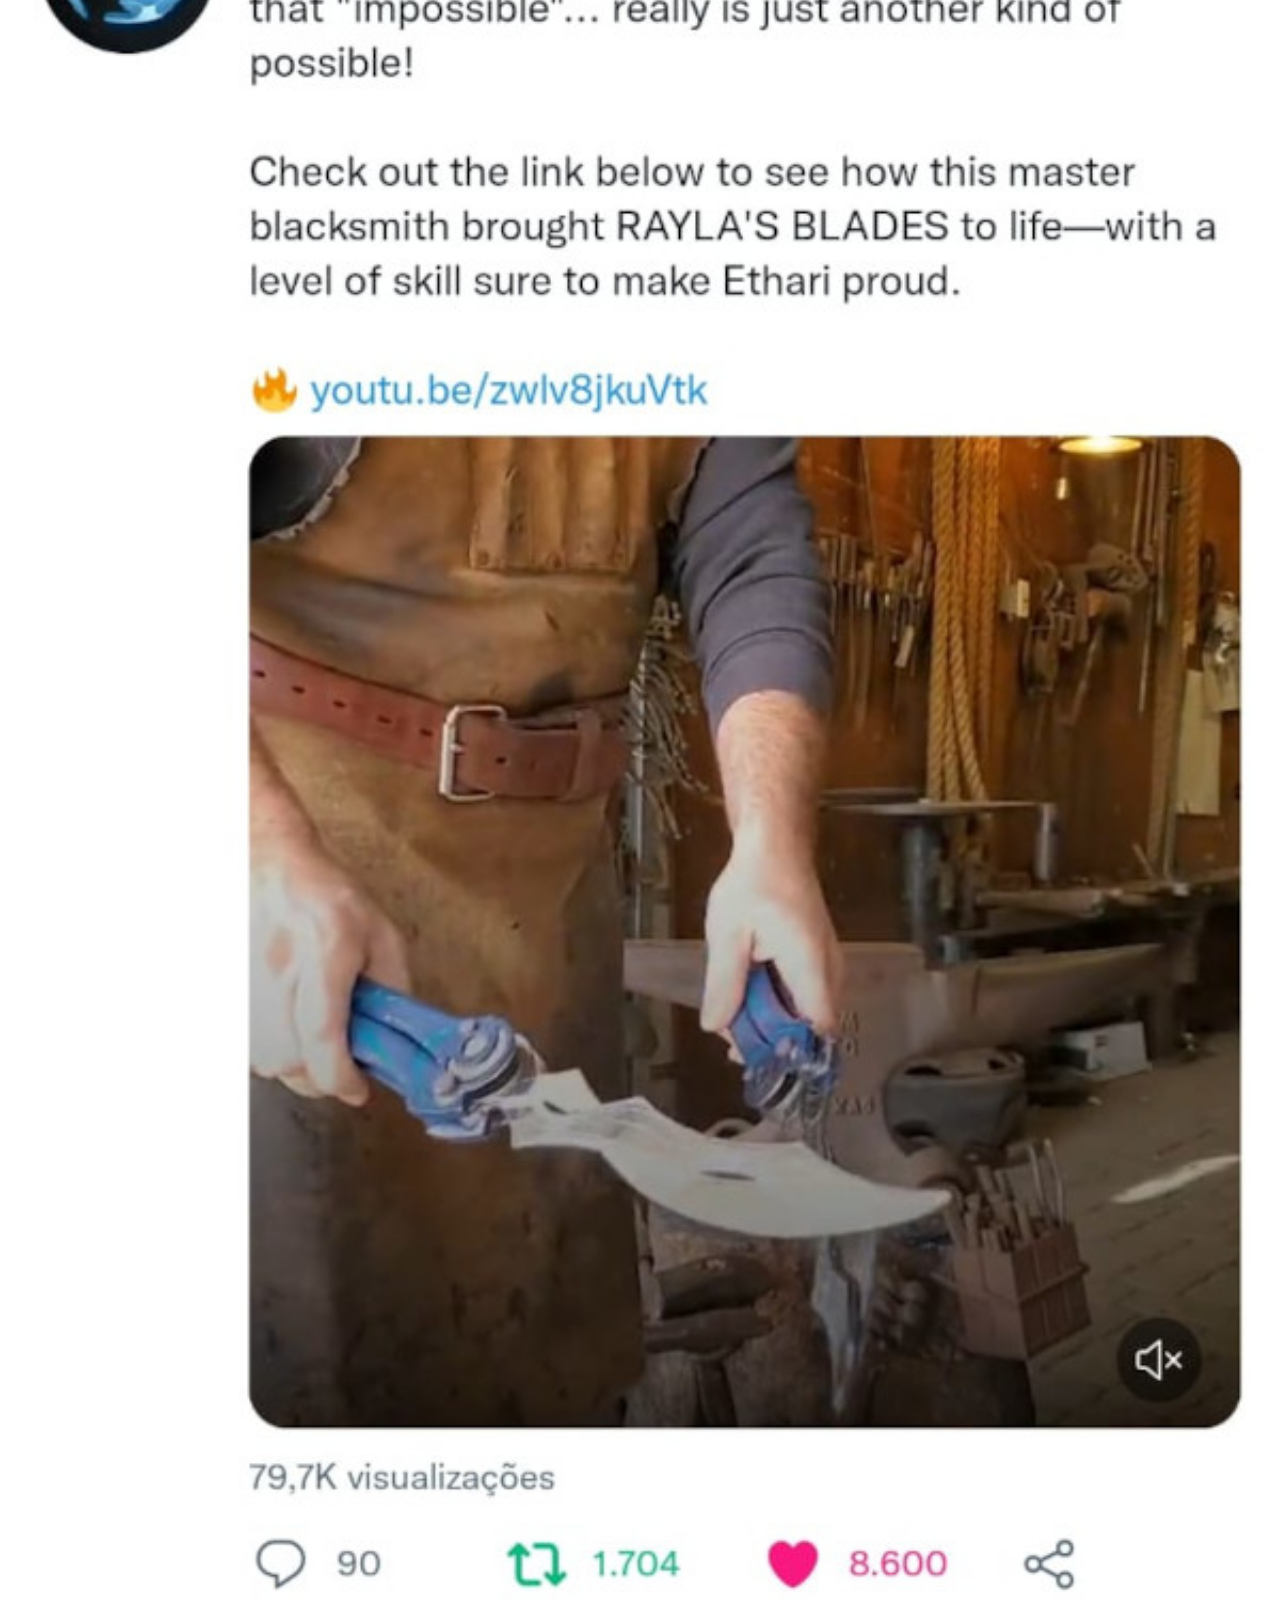
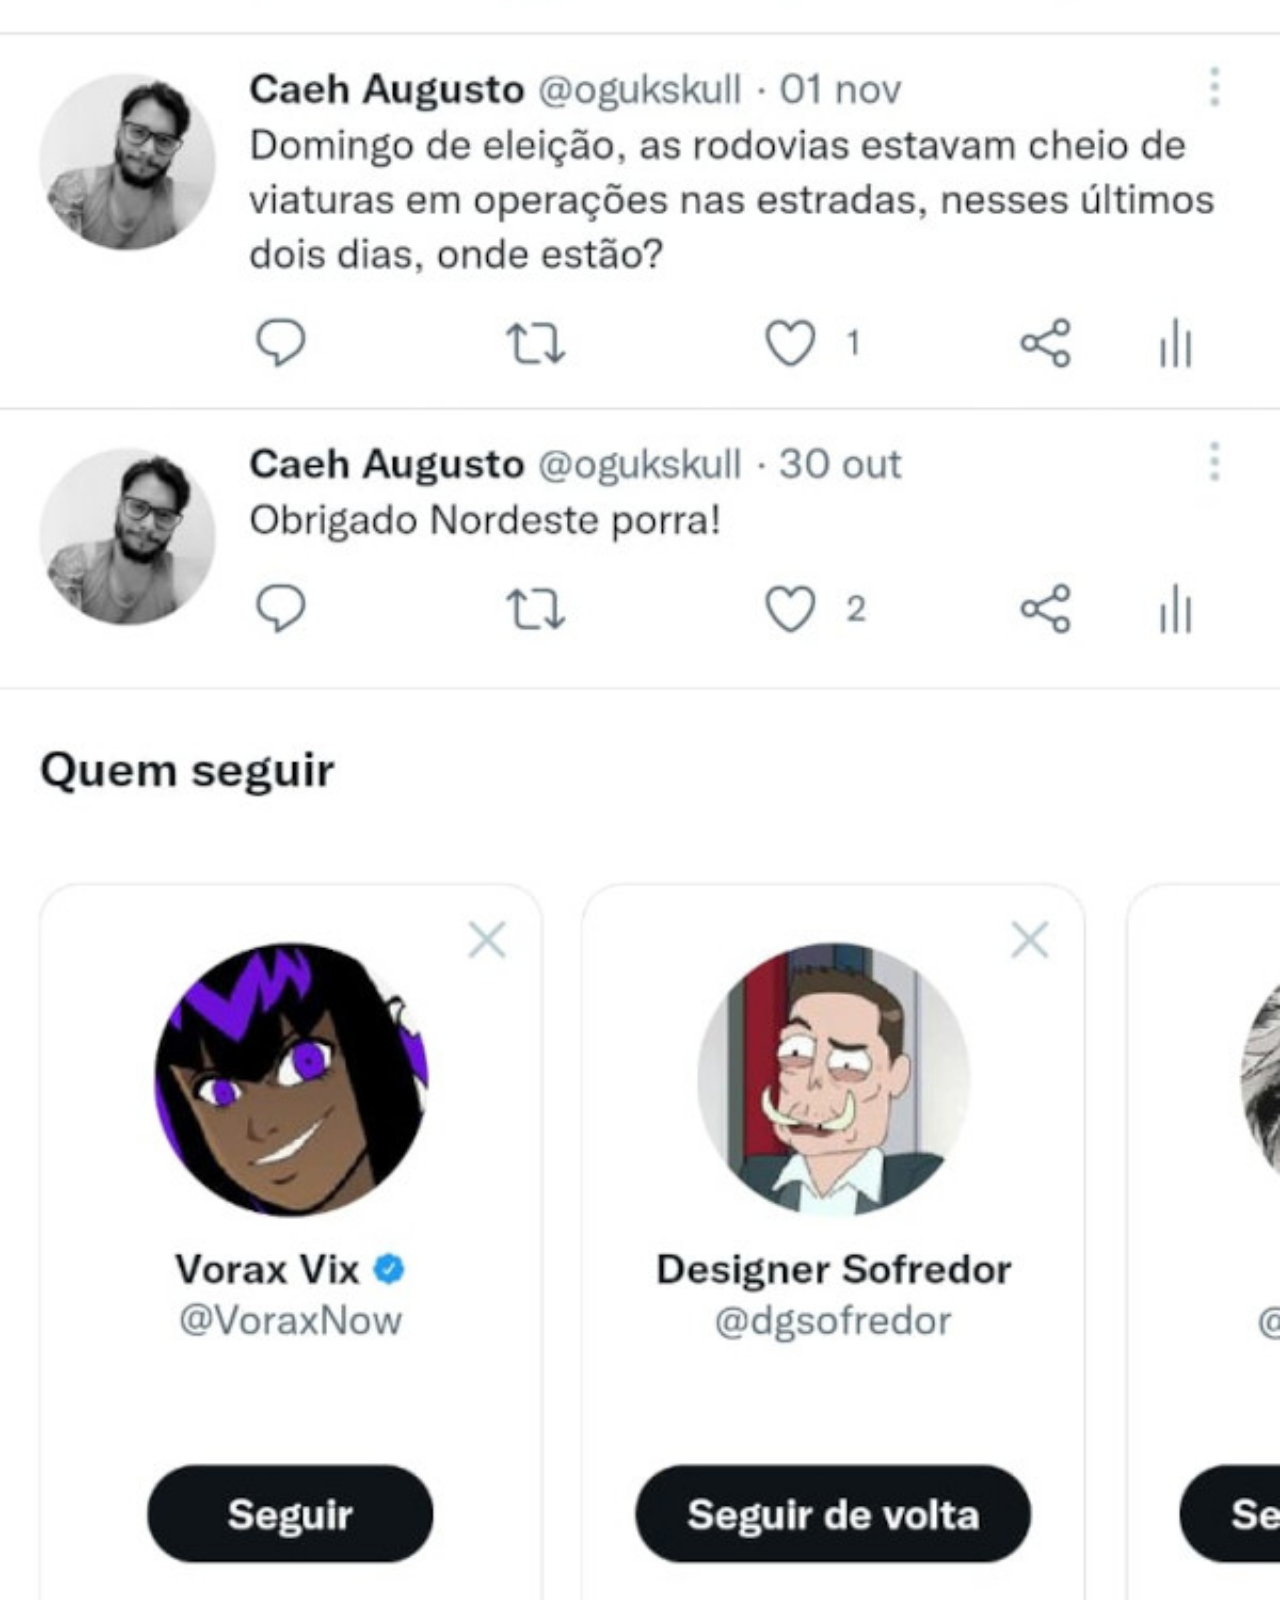
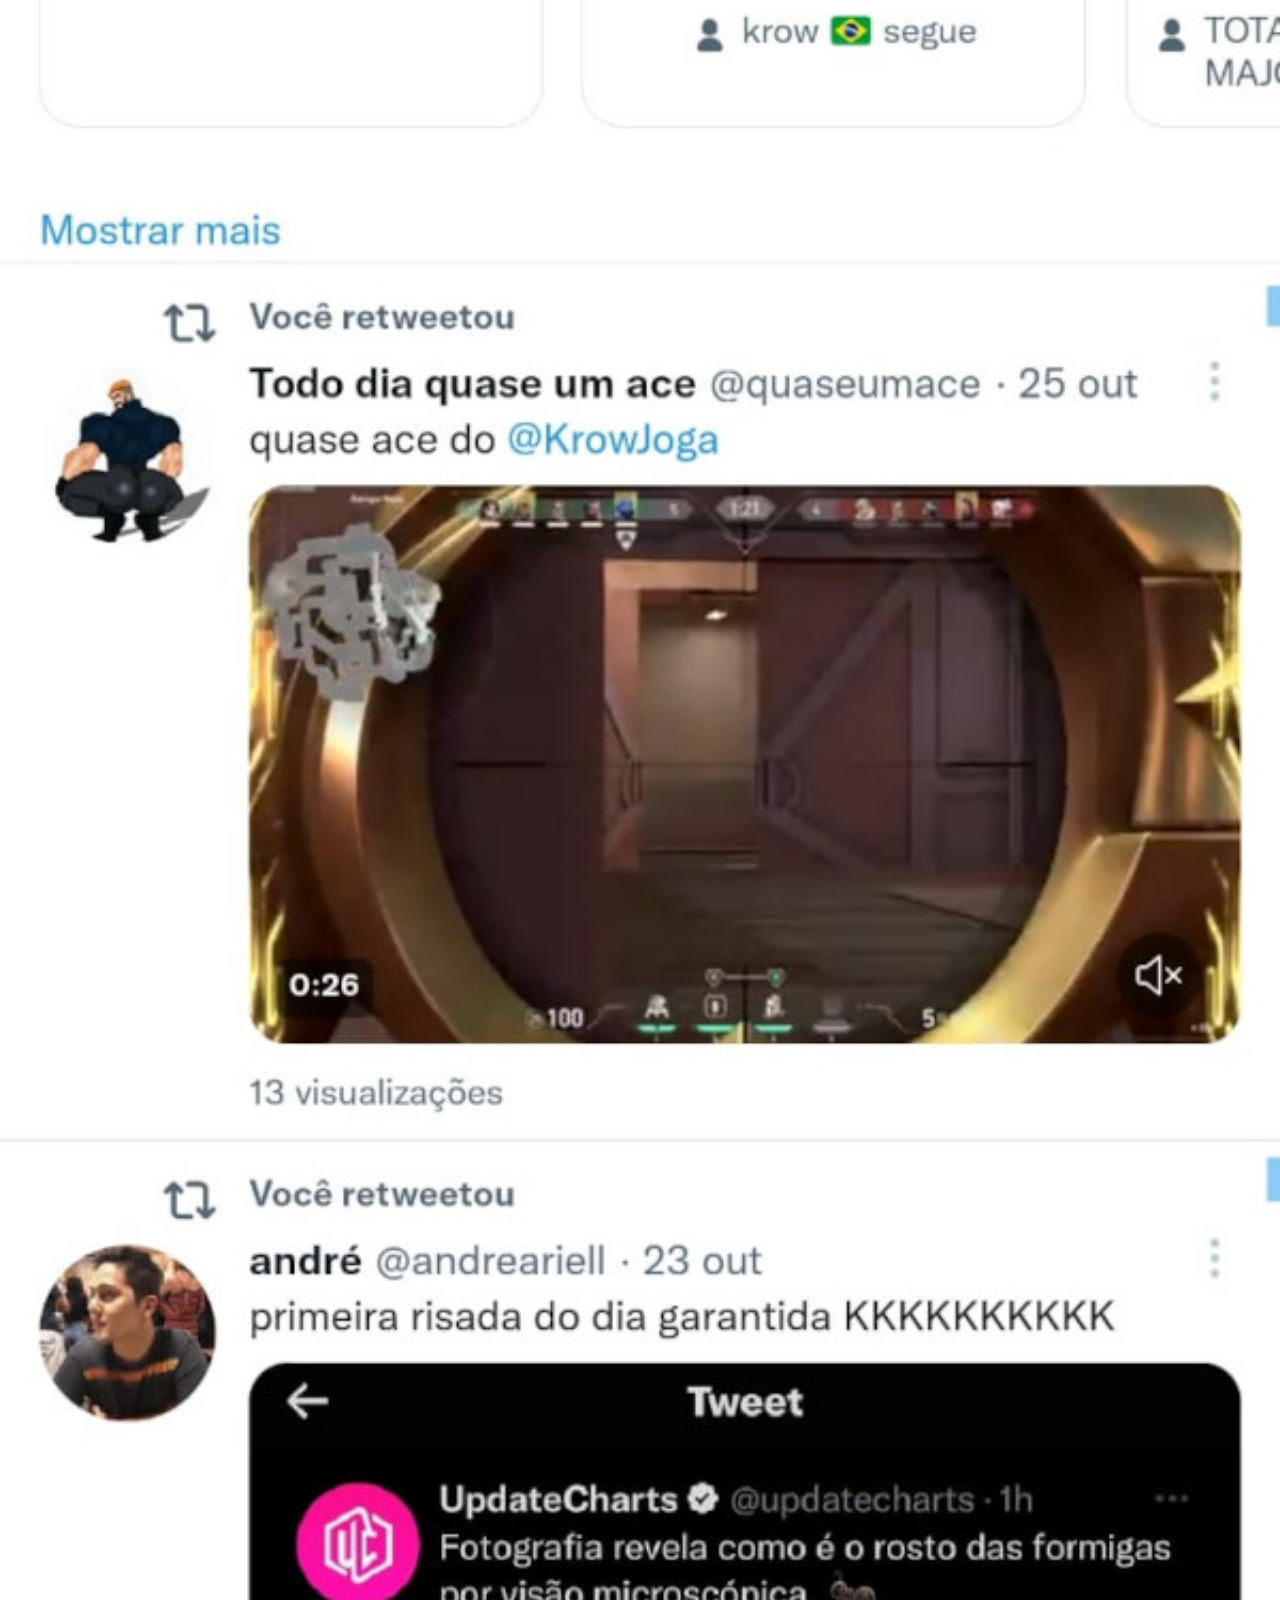
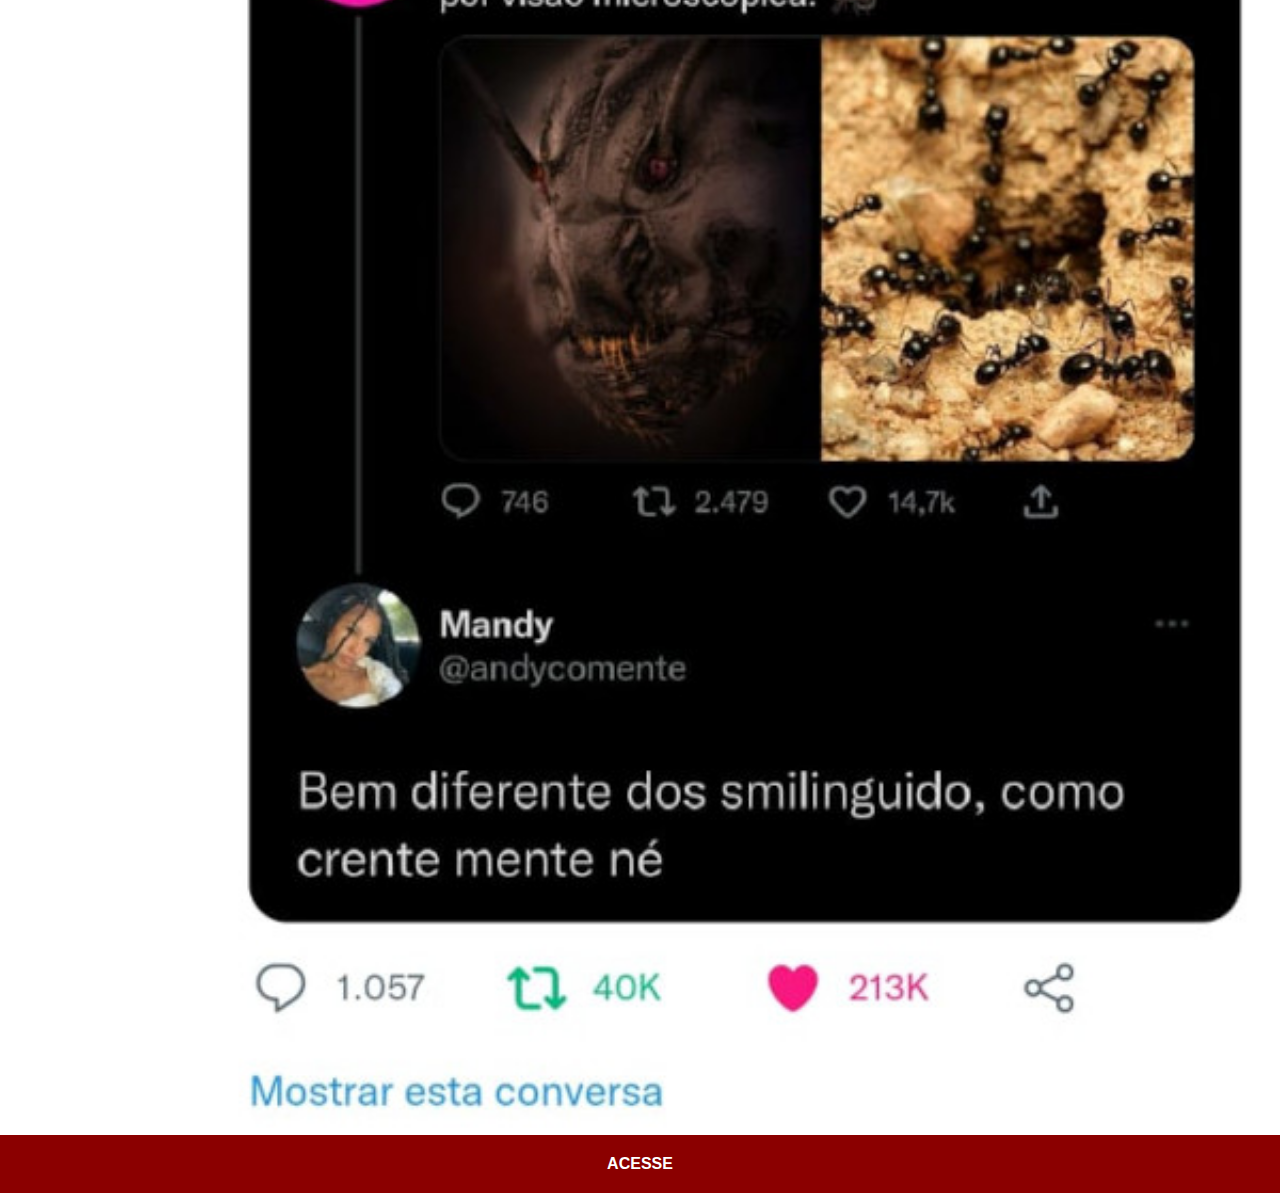
<file: twitter.html>
<!DOCTYPE html>
<html lang="pt-br">
<head>
    <meta charset="UTF-8">
    <meta http-equiv="X-UA-Compatible" content="IE=edge">
    <meta name="viewport" content="width=device-width, initial-scale=1.0">
    <link rel="stylesheet" href="/estilos/social.css">
    <title>Twitter</title>
</head>
<body>
    <img src="/imagens/tela-twitter.jpg" alt="Twitter">
    <a href="https://twitter.com/ogukskull" target="_blank">ACESSE</a>
</body>
</html>
</file>
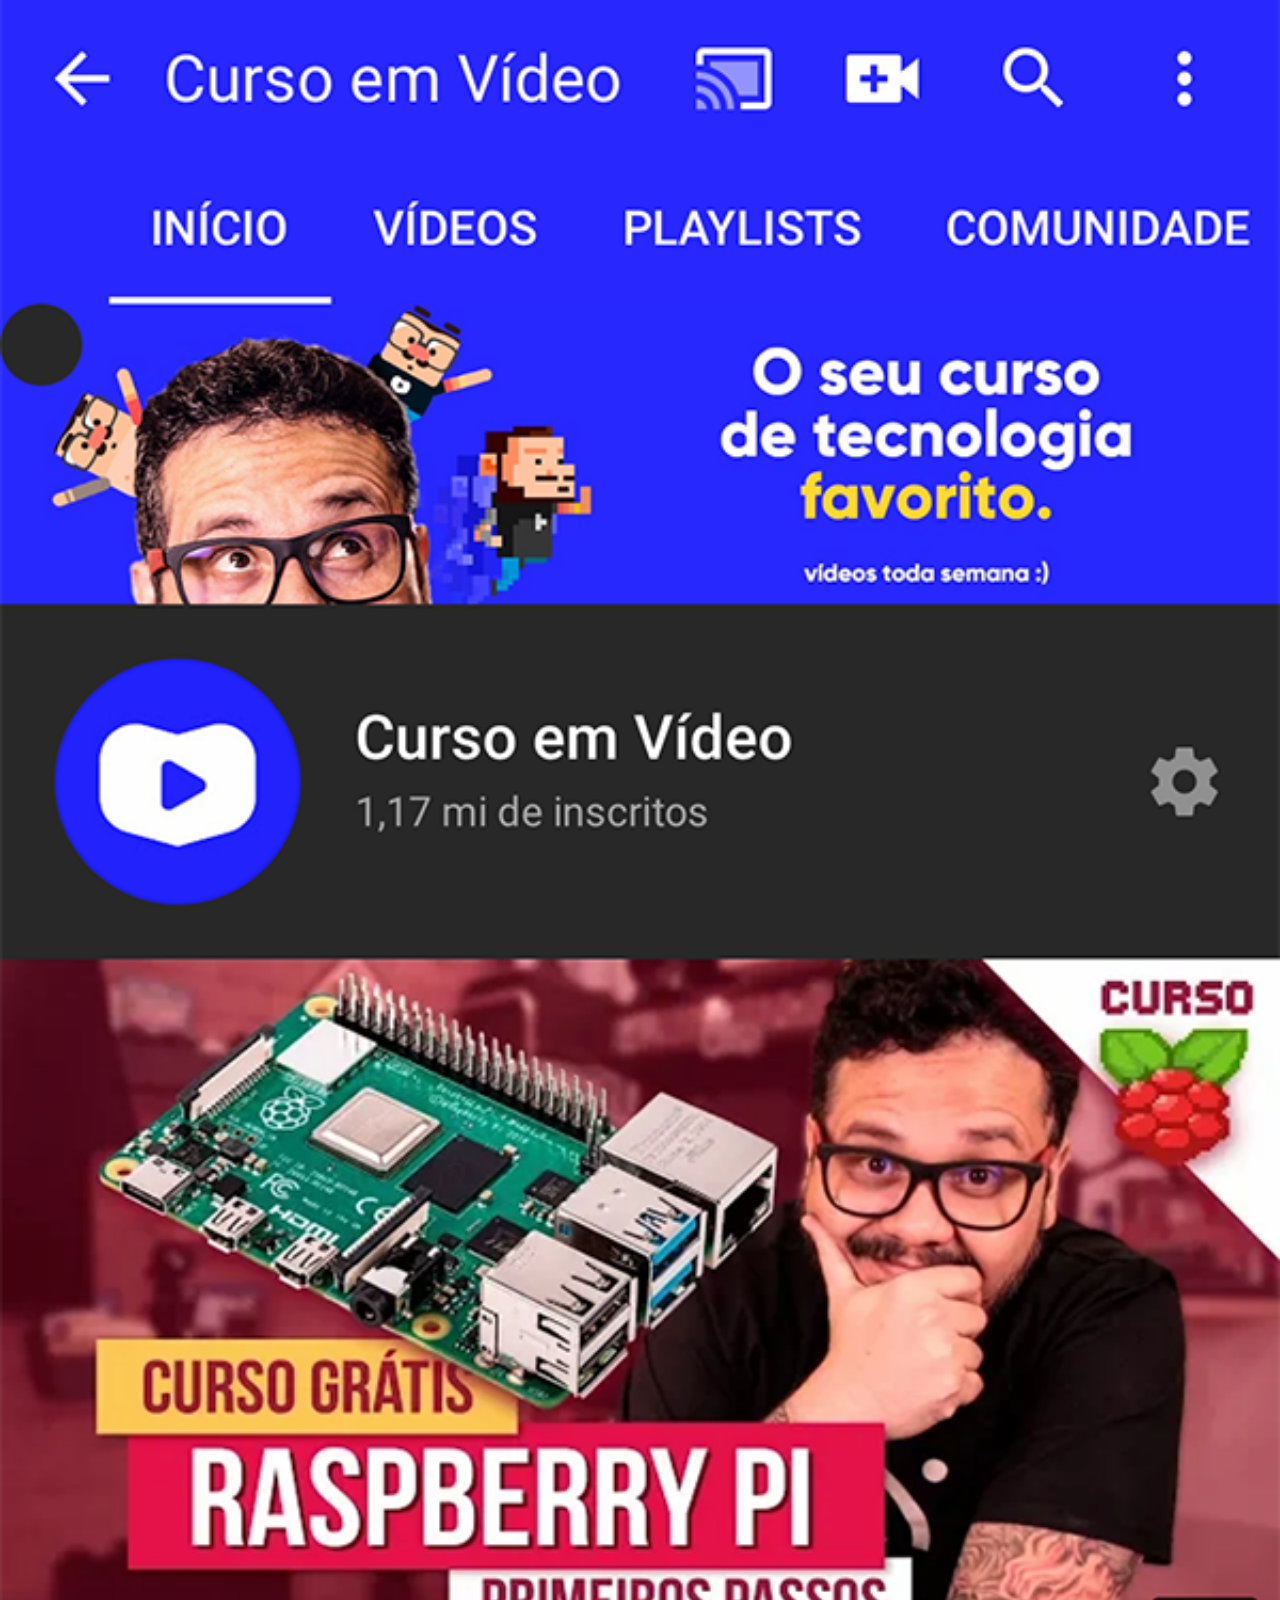
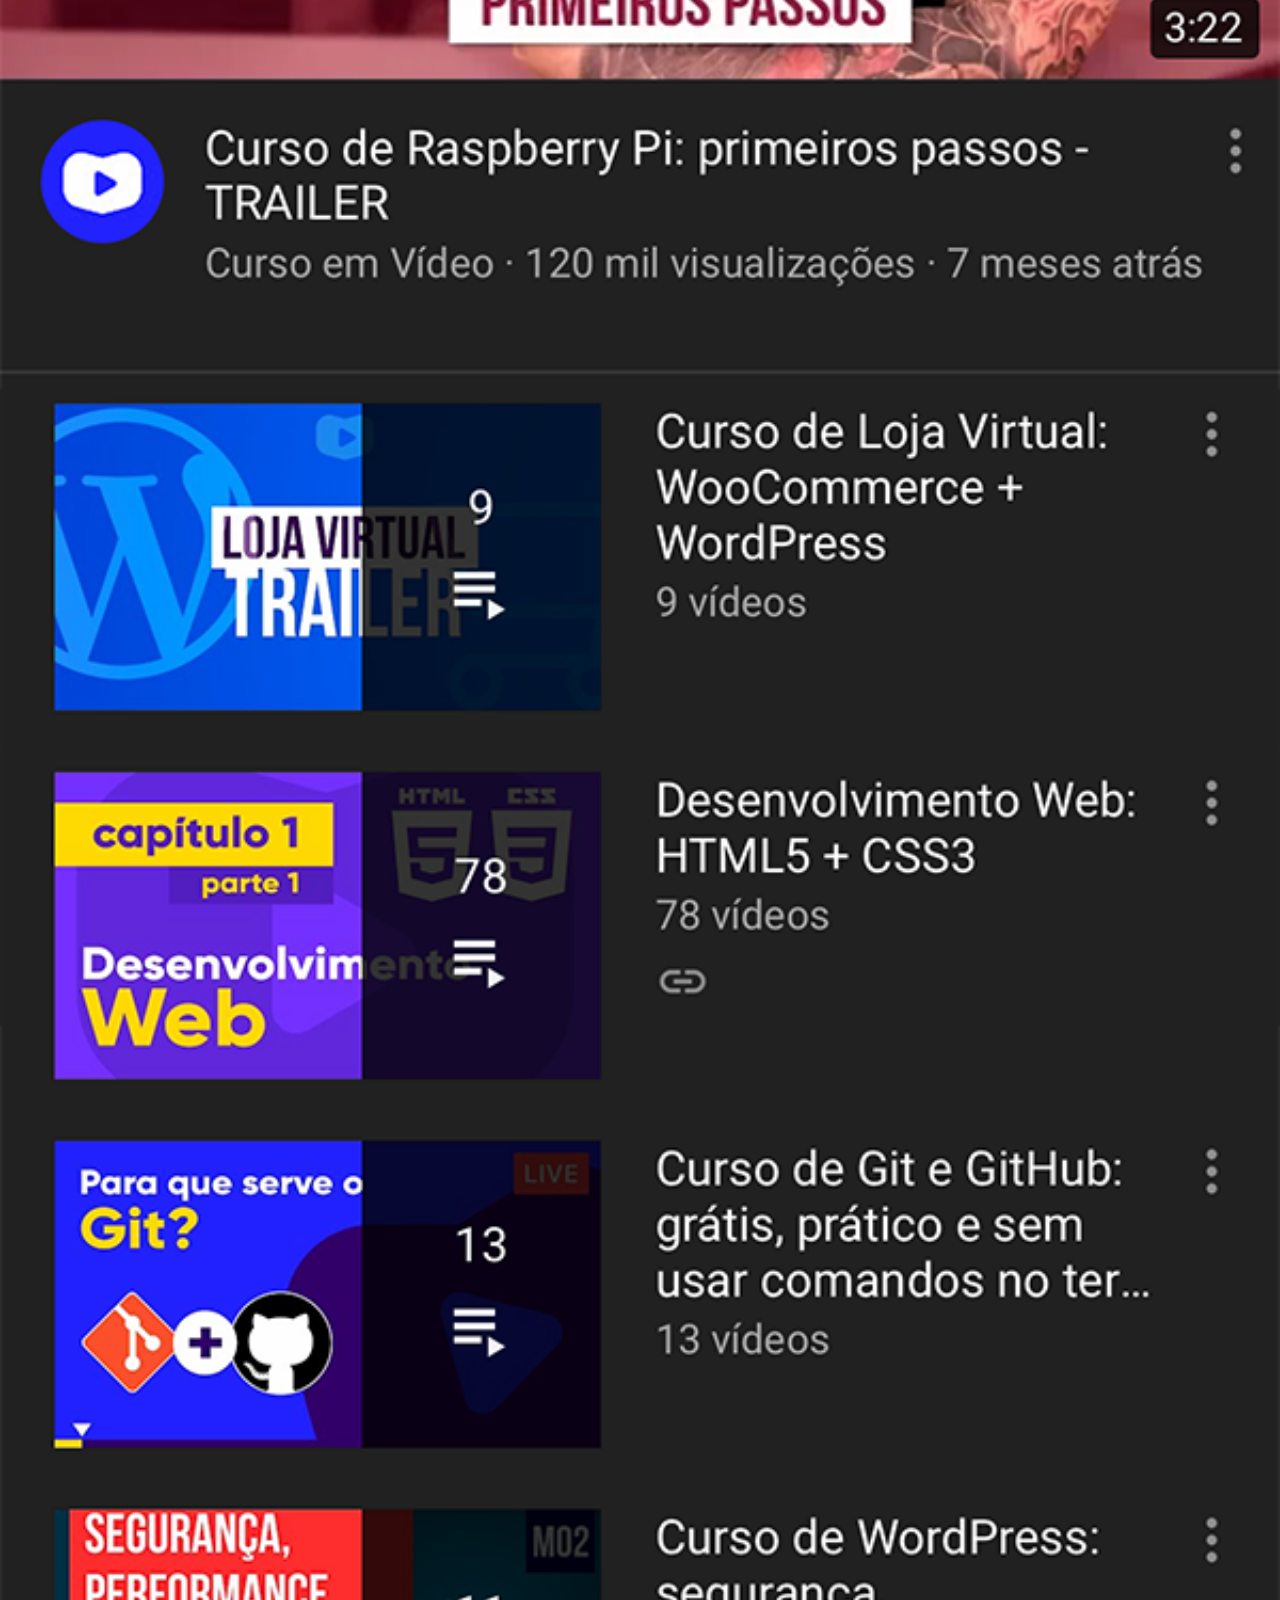
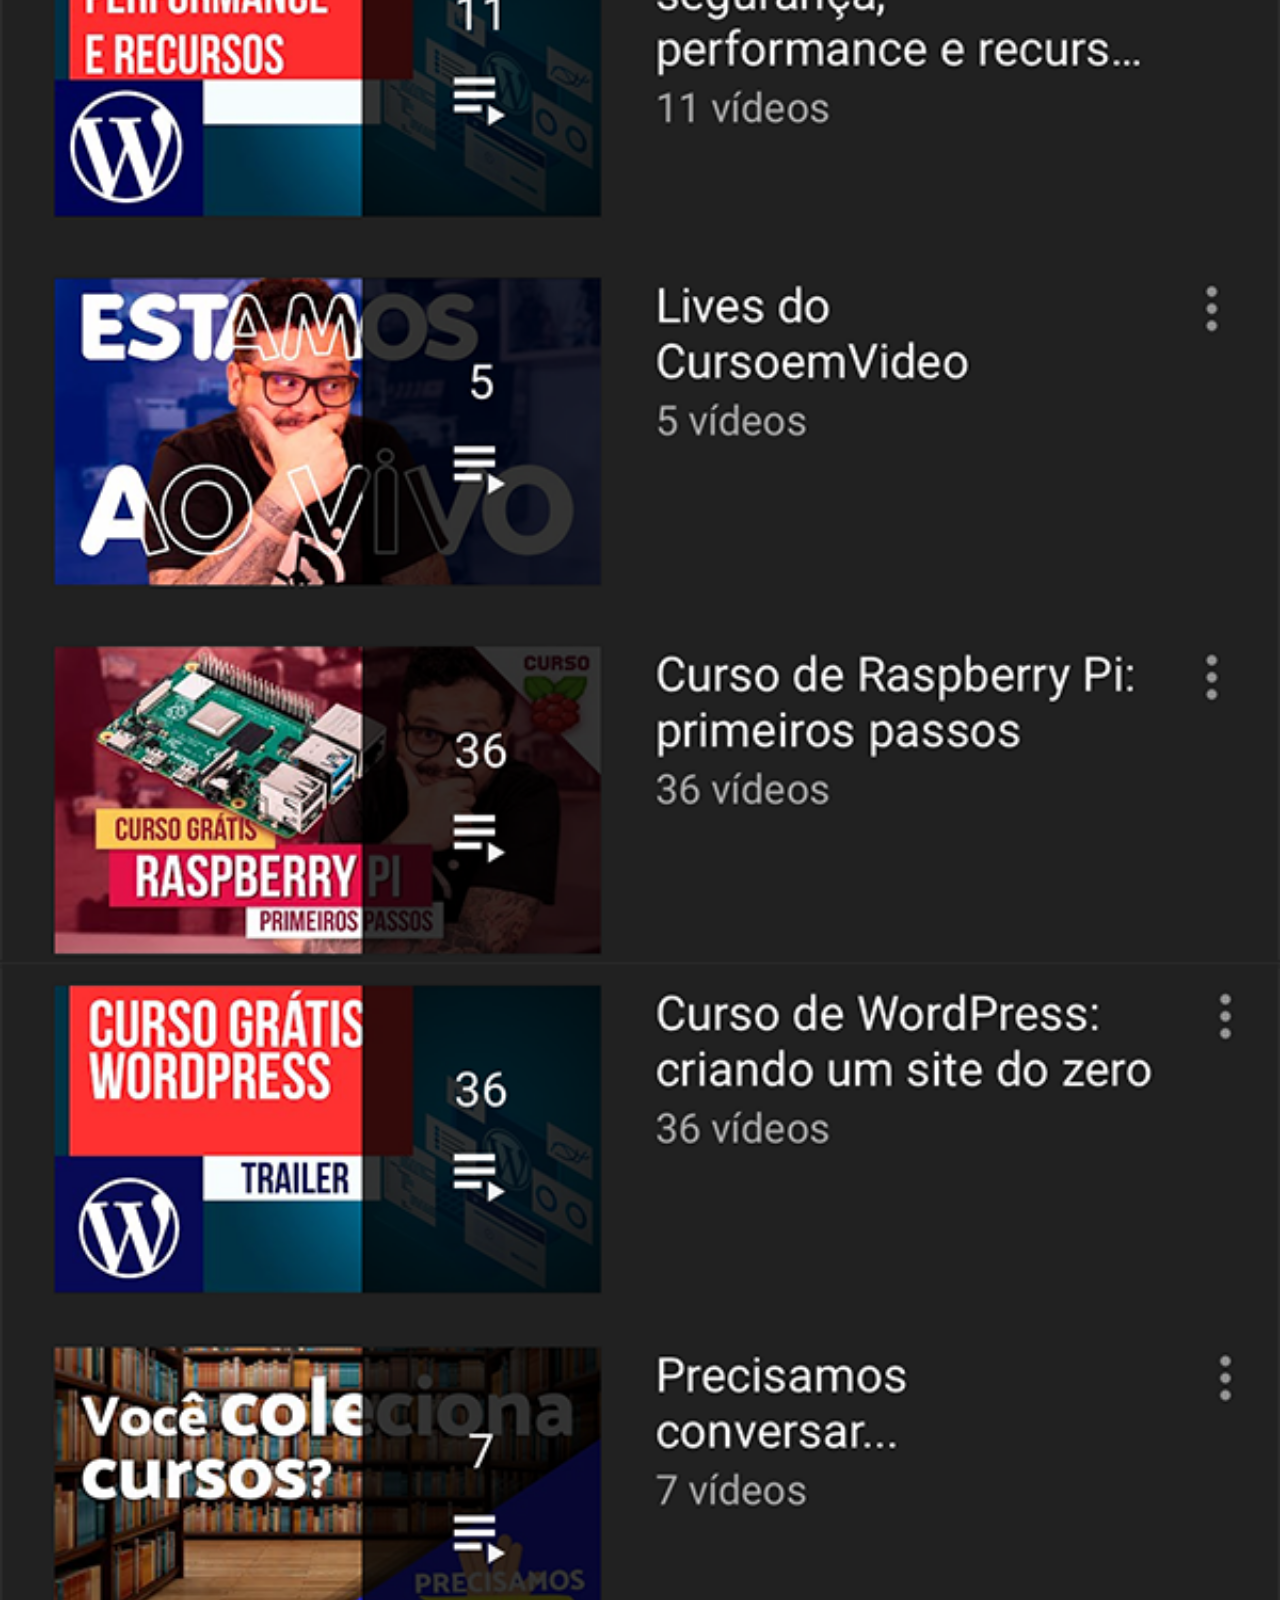
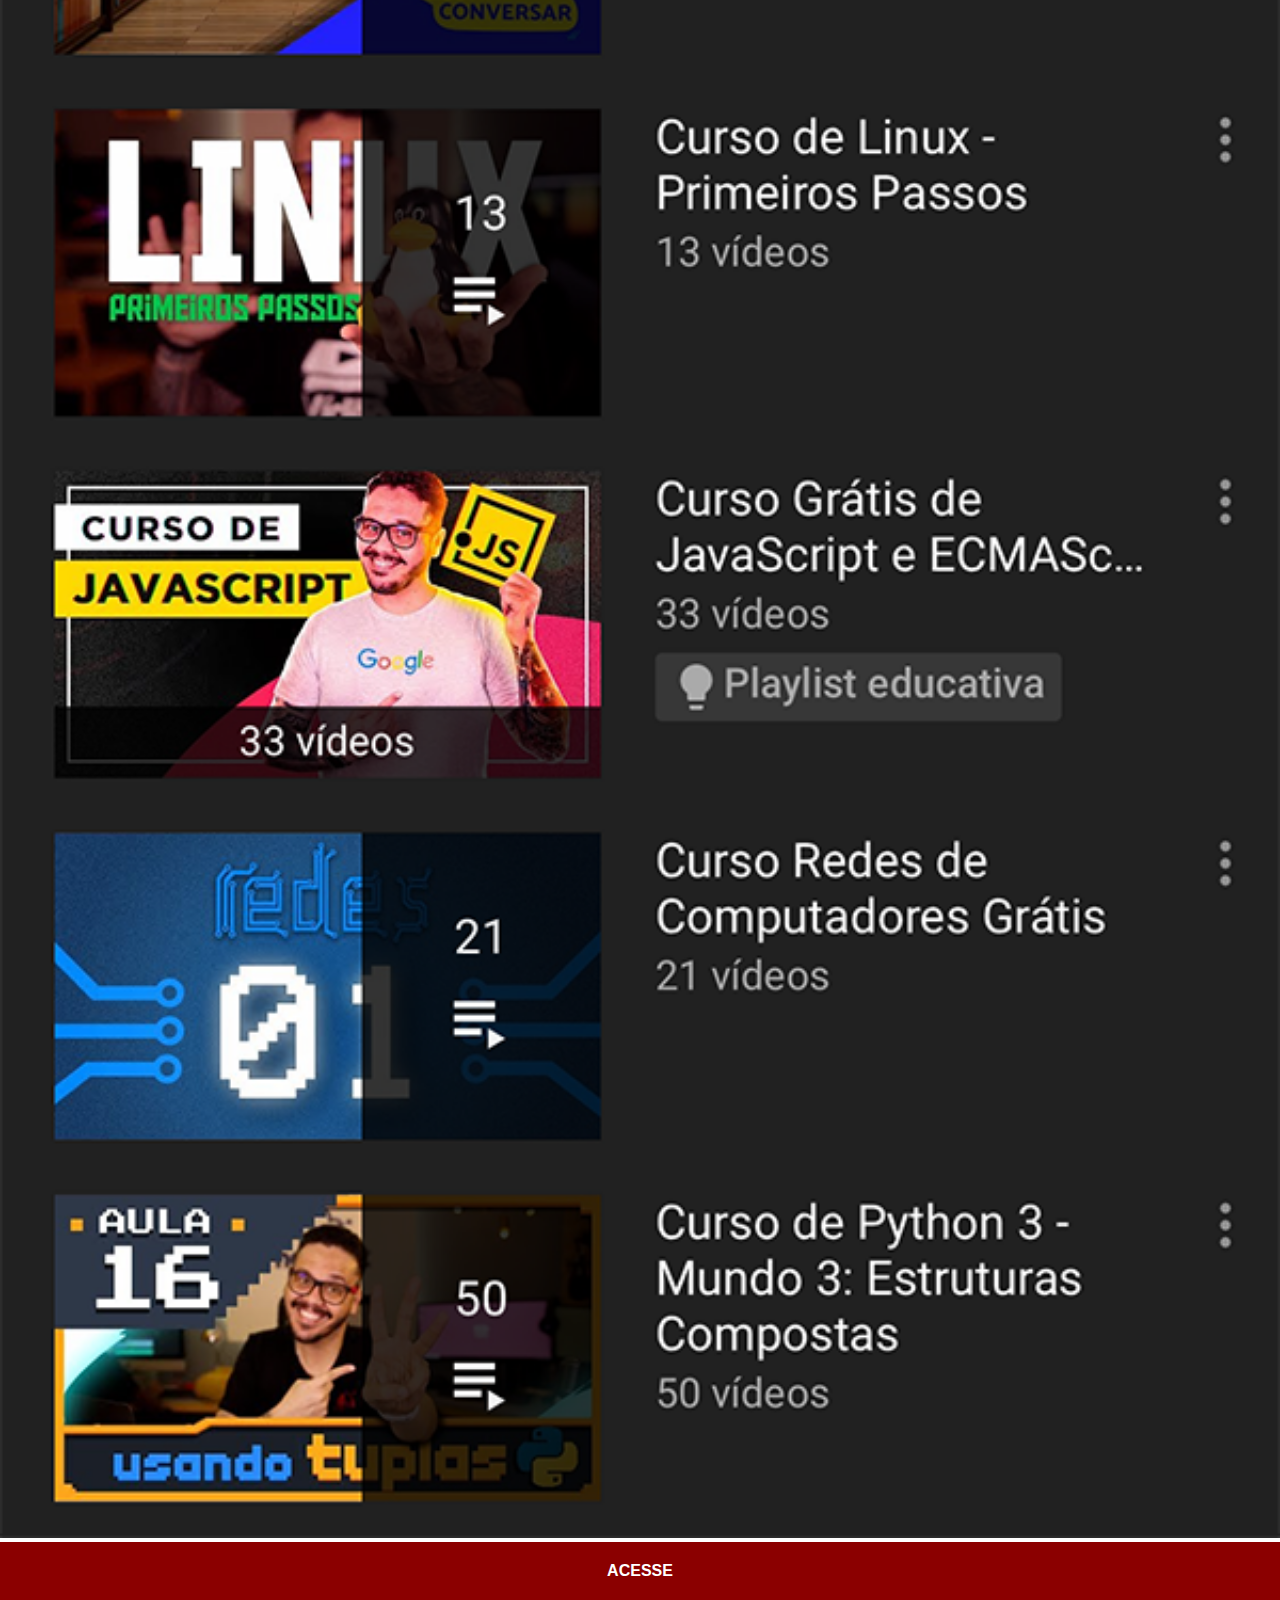
<file: youtube.html>
<!DOCTYPE html>
<html lang="pt-br">
<head>
    <meta charset="UTF-8">
    <meta http-equiv="X-UA-Compatible" content="IE=edge">
    <meta name="viewport" content="width=device-width, initial-scale=1.0">
    <link rel="stylesheet" href="/estilos/social.css">
    <title>YouTube</title>
</head>
<body>
    <img src="/imagens/tela-youtube.png" alt="YouTube">
    <a href="https://www.youtube.com/c/CursoemV%C3%ADdeo/videos" target="_blank">ACESSE</a>
</body>
</html>
</file>
<file: estilos/style.css>
@charset "UTF-8";

* {
    margin: 0px;
    padding: 0px;
    font-family: Arial, Helvetica, sans-serif;
}

html, body {
    height: 100vh;
    width: 100vw;
    background-color: black;
}

body {
    background: url(../imagens/fundo-madeira.jpg) no-repeat top center;
    background-size: cover;
    background-attachment: fixed;
}

main {
    height: 100vh;
    position: relative;
}

section#telefone {
    position: absolute;
    top: 50%;
    left: 50%;
    transform: translate(-50%, -50%);
    height: 627px;
    width: 311px;
    background: url(../imagens/frame-iphone.png) no-repeat;

}

iframe#tela {
    position: relative;
    top: 80px;
    left: 22px;
    width: 267px;
    height: 471px;
}

section#redes-sociais {
    text-align: right;
}

section#redes-sociais img {
    width: 50px;
    margin: 10px;
    border-radius: 50%;
    box-shadow: 2px 2px 5px rgba(0, 0, 0, 0.404);
    box-sizing: border-box;
}

section#redes-sociais img:hover {
    border: 2px solid rgba(255, 255, 255, 0.664);
    transform: translate(-3px, -3px);
    box-shadow: 5px 5px 10px rgba(0, 0, 0, 0.604);
    transition: transform .1s, border .1s;
}
</file>
<file: estilos/social.css>
@charset "UTF-8";

* {
    margin: 0px;
    padding: 0px;
    font-family: Arial, Helvetica, sans-serif;
}

::-webkit-scrollbar {
    width: 0px;
    height: 0px;
}

img {
    width: 100vw ;
}

a {
    display: block;
    background-color: darkred;
    text-align: center;
    padding: 20px;
    font-weight: bolder;
    text-decoration: none;
    color: white;
}

a:hover {
    background-color: red;
}
</file>
